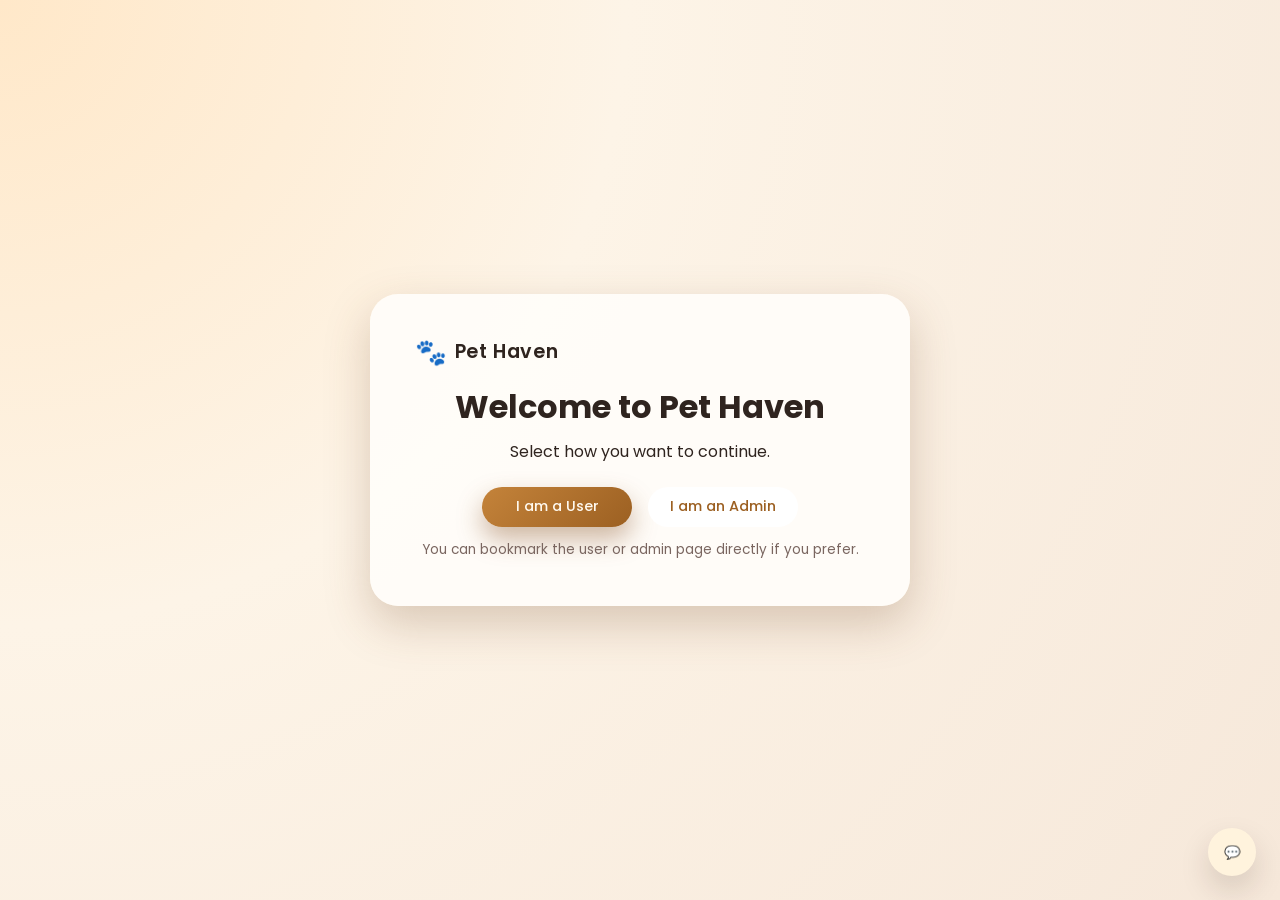
<file: index.html>
<!DOCTYPE html>
<html lang="en">
<head>
  <meta charset="UTF-8" />
  <title>Pet Haven | Welcome</title>
  <meta name="viewport" content="width=device-width, initial-scale=1.0" />
  <link href="https://fonts.googleapis.com/css2?family=Poppins:wght@300;400;500;600;700&display=swap" rel="stylesheet">
  <link rel="stylesheet" href="style.css" />
</head>
<body class="page-landing">
  <main class="landing-main">
    <section class="landing-card">
      <div class="logo-area">
        <span class="logo-paw">🐾</span>
        <span class="logo-text">Pet Haven</span>
      </div>
      <h1>Welcome to Pet Haven</h1>
      <p>Select how you want to continue.</p>
      <div class="role-actions">
        <a href="home.html" class="btn primary">I am a User</a>
        <a href="admin-login.html" class="btn inverted">I am an Admin</a>
      </div>
      <p class="role-note">You can bookmark the user or admin page directly if you prefer.</p>
    </section>
  </main>
  <script src="script.js" defer></script>
</body>
</html>
</file>
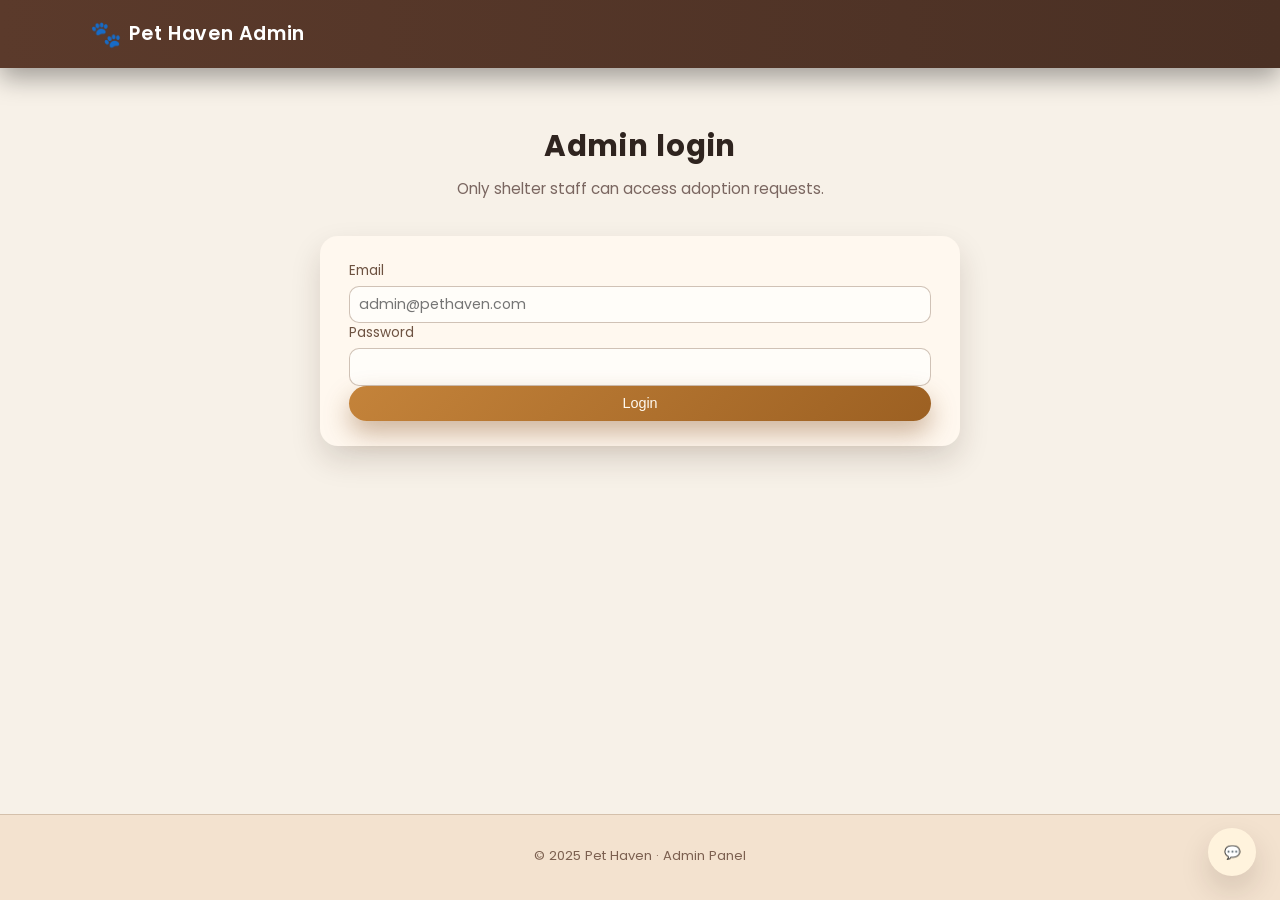
<file: admin-login.html>
<!DOCTYPE html>
<html lang="en">
<head>
  <meta charset="UTF-8" />
  <title>Admin Login | Pet Haven</title>
  <meta name="viewport" content="width=device-width, initial-scale=1.0" />
  <link href="https://fonts.googleapis.com/css2?family=Poppins:wght@300;400;500;600;700&display=swap" rel="stylesheet">
  <link rel="stylesheet" href="style.css" />
</head>

<body class="page-admin-login">
  <header class="site-header">
    <div class="logo-area">
      <span class="logo-paw">🐾</span>
      <span class="logo-text">Pet Haven Admin</span>
    </div>
  </header>

  <main>
    <section class="section">
      <div class="section-header">
        <h1>Admin login</h1>
        <p>Only shelter staff can access adoption requests.</p>
      </div>

      <div class="profile-card">
        <form id="adminLoginForm">
          <div class="form-group">
            <label for="adminEmail">Email</label>
            <input type="email" id="adminEmail" placeholder="admin@pethaven.com" required />
          </div>

          <div class="form-group">
            <label for="adminPassword">Password</label>
            <input type="password" id="adminPassword" required />
          </div>

          <button type="submit" class="btn primary full-width">Login</button>
        </form>
      </div>
    </section>
  </main>

  <footer class="site-footer">
    <p>© 2025 Pet Haven · Admin Panel</p>
  </footer>

  <script src="script.js" defer></script>
</body>
</html>
</file>
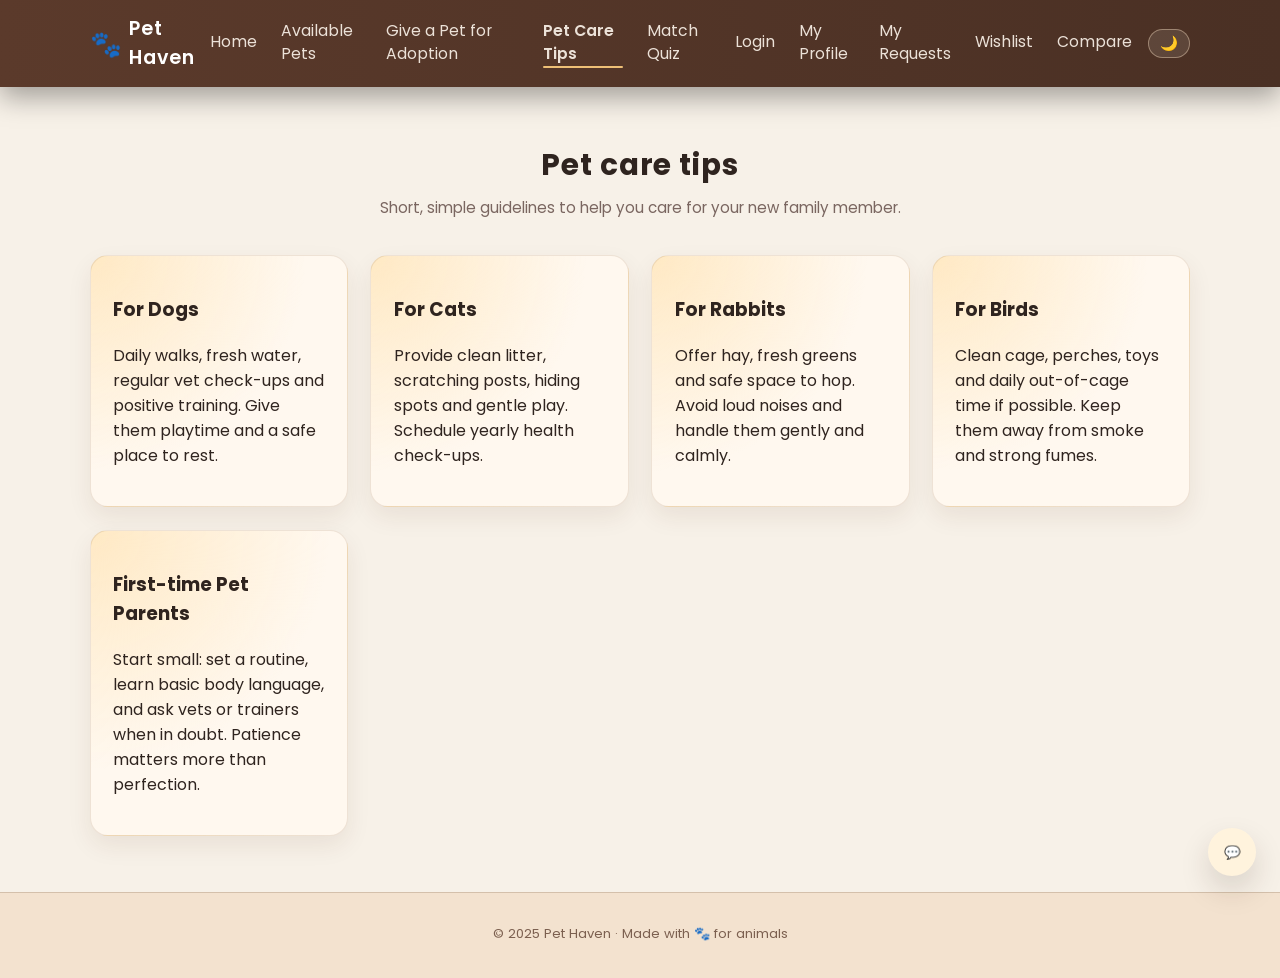
<file: care-tips.html>
<!DOCTYPE html>
<html lang="en">
<head>
  <meta charset="UTF-8" />
  <title>Pet Care Tips | Pet Haven</title>
  <meta name="viewport" content="width=device-width, initial-scale=1.0" />

  <link href="https://fonts.googleapis.com/css2?family=Poppins:wght@300;400;500;600;700&display=swap" rel="stylesheet">
  <link rel="stylesheet" href="style.css" />
</head>

<body>

  <!-- HEADER -->
  <header class="site-header">
    <div class="logo-area">
      <span class="logo-paw">🐾</span>
      <span class="logo-text">Pet Haven</span>
    </div>

    <nav class="nav-links">
      <a href="home.html">Home</a>
      <a href="pets.html">Available Pets</a>
      <a href="give-pet.html">Give a Pet for Adoption</a>
      <a href="care-tips.html" class="active">Pet Care Tips</a>
      <a href="match-quiz.html">Match Quiz</a>
      <a href="user-login.html">Login</a>
      <a href="user-profile.html">My Profile</a>
      <a href="user-requests.html">My Requests</a>
      <a href="wishlist.html">Wishlist</a>
      <a href="compare.html">Compare</a>
    </nav>

    <button class="theme-toggle" id="themeToggle" aria-label="Toggle dark mode">🌙</button>

    <button class="nav-toggle" aria-label="Toggle navigation">
      <span></span>
      <span></span>
      <span></span>
    </button>
  </header>

  <main>
    <section class="section">
      <div class="section-header">
        <h1>Pet care tips</h1>
        <p>Short, simple guidelines to help you care for your new family member.</p>
      </div>

      <div class="feature-grid">
        <article class="feature-card">
          <h3>For Dogs</h3>
          <p>Daily walks, fresh water, regular vet check-ups and positive training. Give them playtime and a safe place to rest.</p>
        </article>

        <article class="feature-card">
          <h3>For Cats</h3>
          <p>Provide clean litter, scratching posts, hiding spots and gentle play. Schedule yearly health check-ups.</p>
        </article>

        <article class="feature-card">
          <h3>For Rabbits</h3>
          <p>Offer hay, fresh greens and safe space to hop. Avoid loud noises and handle them gently and calmly.</p>
        </article>

        <article class="feature-card">
          <h3>For Birds</h3>
          <p>Clean cage, perches, toys and daily out-of-cage time if possible. Keep them away from smoke and strong fumes.</p>
        </article>

        <article class="feature-card">
          <h3>First-time Pet Parents</h3>
          <p>Start small: set a routine, learn basic body language, and ask vets or trainers when in doubt. Patience matters more than perfection.</p>
        </article>
      </div>
    </section>
  </main>

  <footer class="site-footer">
    <p>© 2025 Pet Haven · Made with 🐾 for animals</p>
  </footer>

  <script src="script.js" defer></script>
</body>
</html>
</file>
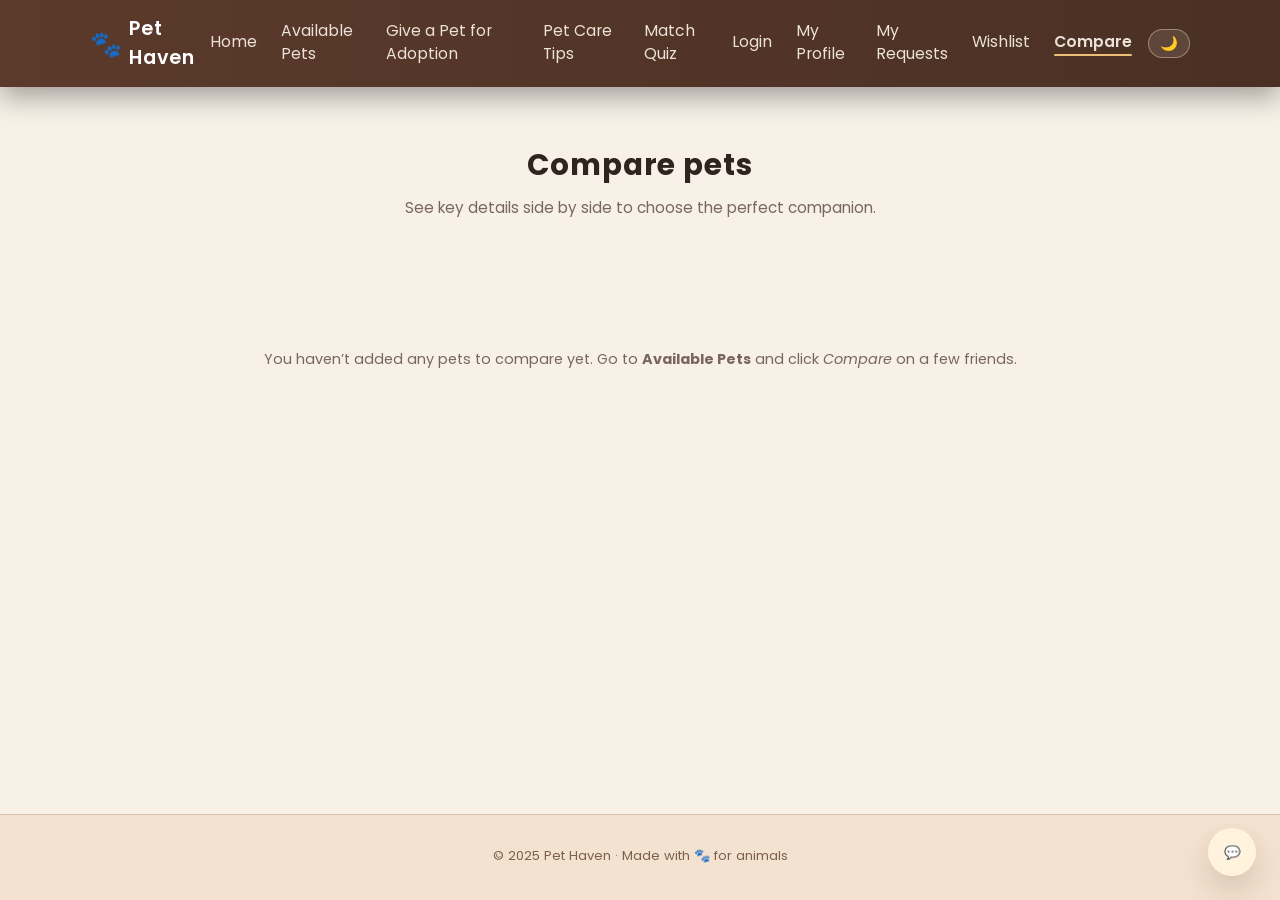
<file: compare.html>
<!DOCTYPE html>
<html lang="en">
<head>
  <meta charset="UTF-8" />
  <title>Compare Pets | Pet Haven</title>
  <meta name="viewport" content="width=device-width, initial-scale=1.0" />
  <link href="https://fonts.googleapis.com/css2?family=Poppins:wght@300;400;500;600;700&display=swap" rel="stylesheet">
  <link rel="stylesheet" href="style.css" />
</head>

<body class="page-compare">
  <!-- HEADER -->
  <header class="site-header">
    <div class="logo-area">
      <span class="logo-paw">🐾</span>
      <span class="logo-text">Pet Haven</span>
    </div>

    <nav class="nav-links">
      <a href="home.html">Home</a>
      <a href="pets.html">Available Pets</a>
      <a href="give-pet.html">Give a Pet for Adoption</a>
      <a href="care-tips.html">Pet Care Tips</a>
      <a href="match-quiz.html">Match Quiz</a>
      <a href="user-login.html">Login</a>
      <a href="user-profile.html">My Profile</a>
      <a href="user-requests.html">My Requests</a>
      <a href="wishlist.html">Wishlist</a>
      <a href="compare.html" class="active">Compare</a>
    </nav>

    <button class="theme-toggle" id="themeToggle" aria-label="Toggle dark mode">🌙</button>

    <button class="nav-toggle" aria-label="Toggle navigation">
      <span></span>
      <span></span>
      <span></span>
    </button>
  </header>

  
  <main>
    <section class="section pets-hero">
      <div class="section-header">
        <h1>Compare pets</h1>
        <p>See key details side by side to choose the perfect companion.</p>
      </div>
    </section>

    <section class="section">
      <div id="compareTableContainer"></div>
      <p class="no-results" id="compareEmpty" hidden>
        You haven’t added any pets to compare yet. Go to <strong>Available Pets</strong> and click <em>Compare</em> on a few friends.
      </p>
    </section>
  </main>


  <footer class="site-footer">
    <p>© 2025 Pet Haven · Made with 🐾 for animals</p>
  </footer>

  <script src="script.js" defer></script>
</body>
</html>
</file>
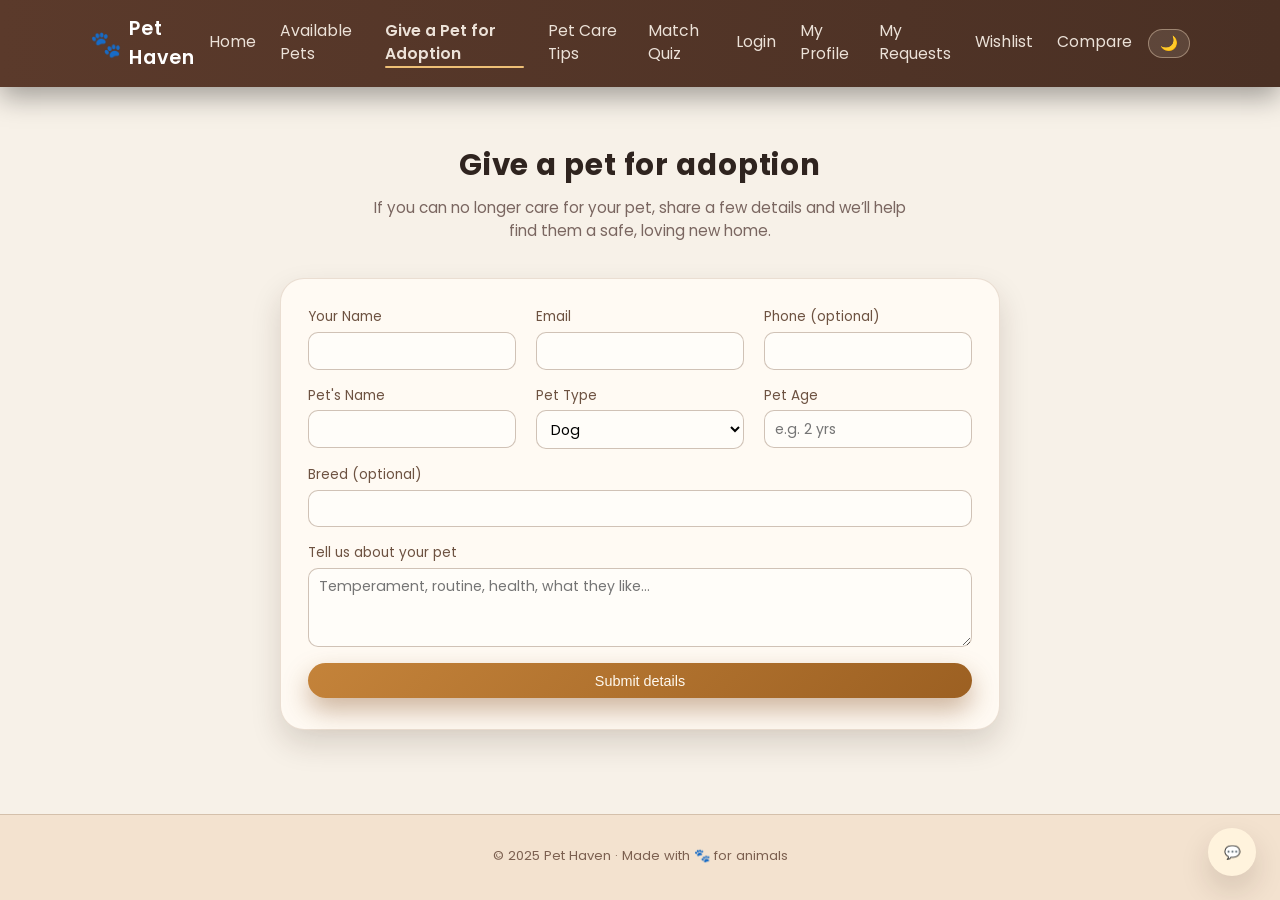
<file: give-pet.html>
<!DOCTYPE html>
<html lang="en">
<head>
  <meta charset="UTF-8" />
  <title>Give a Pet for Adoption | Pet Haven</title>
  <meta name="viewport" content="width=device-width, initial-scale=1.0" />

  <link href="https://fonts.googleapis.com/css2?family=Poppins:wght@300;400;500;600;700&display=swap" rel="stylesheet">
  <link rel="stylesheet" href="style.css" />
</head>

<body>

  <!-- HEADER -->
  <header class="site-header">
    <div class="logo-area">
      <span class="logo-paw">🐾</span>
      <span class="logo-text">Pet Haven</span>
    </div>

    <nav class="nav-links">
      <a href="home.html">Home</a>
      <a href="pets.html">Available Pets</a>
      <a href="give-pet.html" class="active">Give a Pet for Adoption</a>
      <a href="care-tips.html">Pet Care Tips</a>
      <a href="match-quiz.html">Match Quiz</a>
      <a href="user-login.html">Login</a>
      <a href="user-profile.html">My Profile</a>
      <a href="user-requests.html">My Requests</a>
      <a href="wishlist.html">Wishlist</a>
      <a href="compare.html">Compare</a>
    </nav>

    <button class="theme-toggle" id="themeToggle" aria-label="Toggle dark mode">🌙</button>

    <button class="nav-toggle" aria-label="Toggle navigation">
      <span></span>
      <span></span>
      <span></span>
    </button>
  </header>

  <main>
    <section class="section">
      <div class="section-header narrow">
        <h1>Give a pet for adoption</h1>
        <p>
          If you can no longer care for your pet, share a few details and we’ll help
          find them a safe, loving new home.
        </p>
      </div>

      <div class="card form-card">
        <form id="givePetForm" class="form-layout">
          <div class="form-group">
            <label for="ownerName">Your Name</label>
            <input type="text" id="ownerName" required />
          </div>

          <div class="form-group">
            <label for="ownerEmail">Email</label>
            <input type="email" id="ownerEmail" required />
          </div>

          <div class="form-group">
            <label for="ownerPhone">Phone (optional)</label>
            <input type="tel" id="ownerPhone" />
          </div>

          <div class="form-group">
            <label for="petName">Pet's Name</label>
            <input type="text" id="petName" />
          </div>

          <div class="form-group">
            <label for="petType">Pet Type</label>
            <select id="petType">
              <option>Dog</option>
              <option>Cat</option>
              <option>Rabbit</option>
              <option>Bird</option>
              <option>Other</option>
            </select>
          </div>

          <div class="form-group">
            <label for="petAge">Pet Age</label>
            <input type="text" id="petAge" placeholder="e.g. 2 yrs" />
          </div>

          <div class="form-group full-width">
            <label for="petBreed">Breed (optional)</label>
            <input type="text" id="petBreed" />
          </div>

          <div class="form-group full-width">
            <label for="petStory">Tell us about your pet</label>
            <textarea id="petStory" rows="3" placeholder="Temperament, routine, health, what they like..."></textarea>
          </div>

          <div class="form-group full-width">
            <button type="submit" class="btn primary full-width">
              Submit details
            </button>
          </div>
        </form>
      </div>
    </section>

    <div class="toast" id="givePetSuccess">
      Thank you! Your pet's details have been recorded. 💛
    </div>
  </main>

  <footer class="site-footer">
    <p>© 2025 Pet Haven · Made with 🐾 for animals</p>
  </footer>

  <script src="script.js" defer></script>
</body>
</html>
</file>
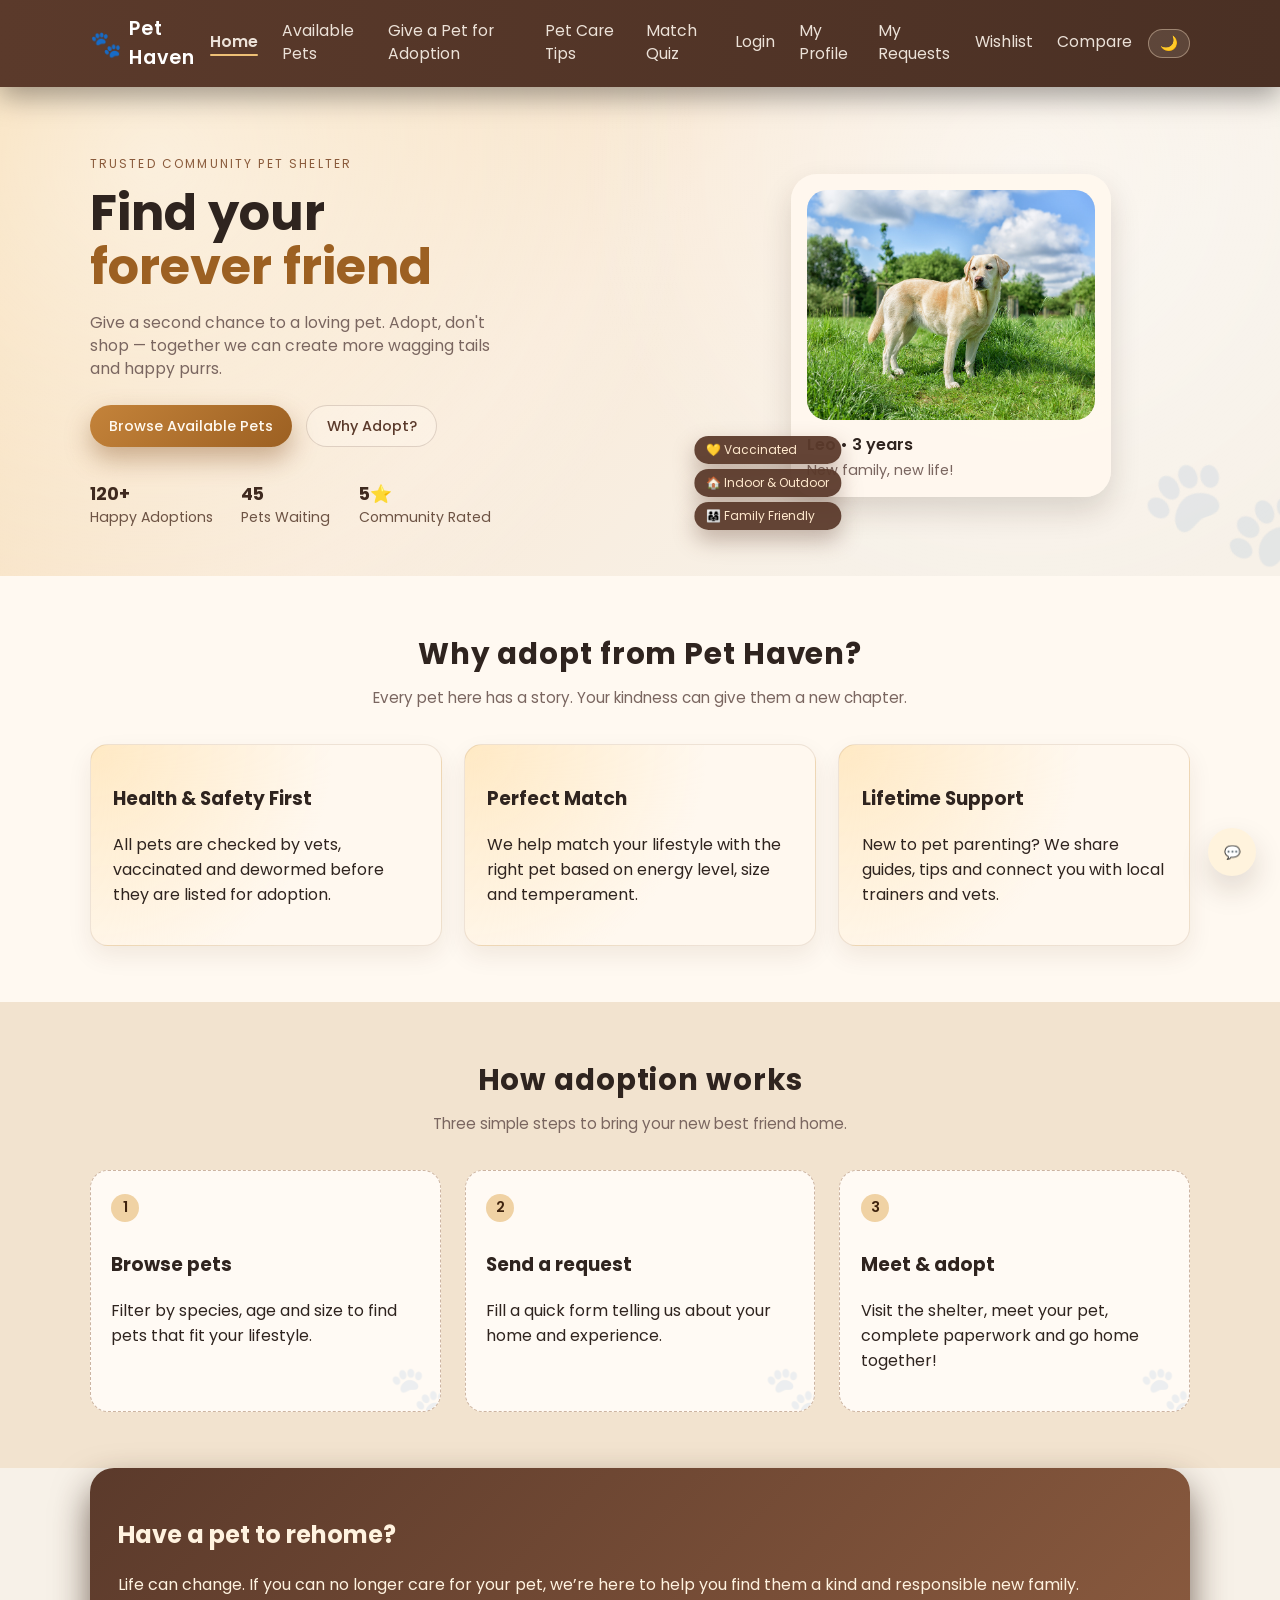
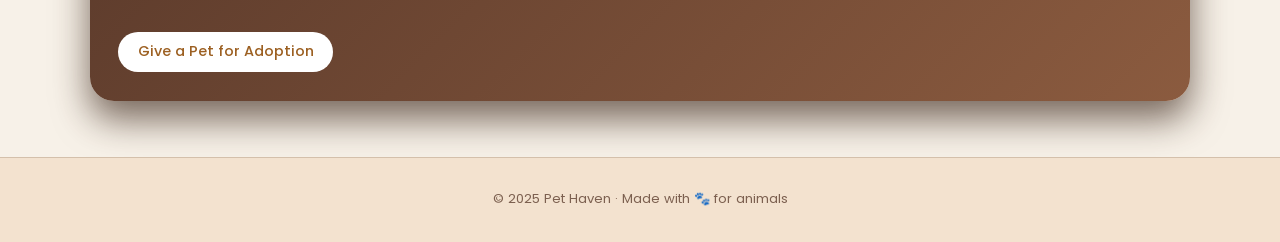
<file: home.html>
<!DOCTYPE html>
<html lang="en">
<head>
  <meta charset="UTF-8" />
  <title>Pet Haven | Adopt a Friend</title>
  <meta name="viewport" content="width=device-width, initial-scale=1.0" />

  <!-- Fonts -->
  <link href="https://fonts.googleapis.com/css2?family=Poppins:wght@300;400;500;600;700&display=swap" rel="stylesheet">

  <!-- Styles -->
  <link rel="stylesheet" href="style.css" />
</head>

<body class="page-home">

  <!-- Header -->
  <header class="site-header">
    <div class="logo-area">
      <span class="logo-paw">🐾</span>
      <span class="logo-text">Pet Haven</span>
    </div>

    <nav class="nav-links">
      <a href="home.html" class="active">Home</a>
      <a href="pets.html">Available Pets</a>
      <a href="give-pet.html">Give a Pet for Adoption</a>
      <a href="care-tips.html">Pet Care Tips</a>
      <a href="match-quiz.html">Match Quiz</a>
      <a href="user-login.html">Login</a>
      <a href="user-profile.html">My Profile</a>
      <a href="user-requests.html">My Requests</a>
      <a href="wishlist.html">Wishlist</a>
      <a href="compare.html">Compare</a>
    </nav>

    <button class="theme-toggle" id="themeToggle" aria-label="Toggle dark mode">🌙</button>

    <button class="nav-toggle" aria-label="Toggle navigation">
      <span></span>
      <span></span>
      <span></span>
    </button>
  </header>

  <main>

    <!-- Hero Section -->
    <section class="hero">
      <div class="hero-content">
        <p class="hero-kicker">Trusted Community Pet Shelter</p>

        <h1>
          Find your<br>
          <span>forever friend</span>
        </h1>

        <p class="hero-subtitle">
          Give a second chance to a loving pet. Adopt, don't shop — together we can
          create more wagging tails and happy purrs.
        </p>

        <div class="hero-actions">
          <a href="pets.html" class="btn primary">Browse Available Pets</a>
          <a href="#why-adopt" class="btn ghost">Why Adopt?</a>
        </div>

        <div class="hero-stats">
          <div>
            <strong>120+</strong>
            <span>Happy Adoptions</span>
          </div>
          <div>
            <strong>45</strong>
            <span>Pets Waiting</span>
          </div>
          <div>
            <strong>5⭐</strong>
            <span>Community Rated</span>
          </div>
        </div>
      </div>

      <!-- Random Pet Hero -->
      <div class="hero-visual">
        <div class="hero-pet-card">
          <img id="hero-img" src="" alt="Pet">
          <div class="hero-pet-info">
            <p class="pet-name" id="hero-name"></p>
            <p class="pet-tagline" id="hero-tag"></p>
          </div>
        </div>

        <div class="paw-badges">
          <span>💛 Vaccinated</span>
          <span>🏠 Indoor & Outdoor</span>
          <span>👨‍👩‍👧 Family Friendly</span>
        </div>
      </div>
    </section>

    <!-- Why Adopt Section -->
    <section id="why-adopt" class="section light">
      <div class="section-header">
        <h2>Why adopt from Pet Haven?</h2>
        <p>Every pet here has a story. Your kindness can give them a new chapter.</p>
      </div>

      <div class="feature-grid">
        <article class="feature-card">
          <h3>Health & Safety First</h3>
          <p>All pets are checked by vets, vaccinated and dewormed before they are
            listed for adoption.</p>
        </article>

        <article class="feature-card">
          <h3>Perfect Match</h3>
          <p>We help match your lifestyle with the right pet based on energy level,
            size and temperament.</p>
        </article>

        <article class="feature-card">
          <h3>Lifetime Support</h3>
          <p>New to pet parenting? We share guides, tips and connect you with local
            trainers and vets.</p>
        </article>
      </div>
    </section>

    <!-- Steps Section -->
    <section class="section steps">
      <div class="section-header">
        <h2>How adoption works</h2>
        <p>Three simple steps to bring your new best friend home.</p>
      </div>

      <div class="steps-grid">
        <div class="step">
          <span class="step-number">1</span>
          <h3>Browse pets</h3>
          <p>Filter by species, age and size to find pets that fit your lifestyle.</p>
        </div>

        <div class="step">
          <span class="step-number">2</span>
          <h3>Send a request</h3>
          <p>Fill a quick form telling us about your home and experience.</p>
        </div>

        <div class="step">
          <span class="step-number">3</span>
          <h3>Meet & adopt</h3>
          <p>Visit the shelter, meet your pet, complete paperwork and go home together!</p>
        </div>
      </div>
    </section>

    <!-- Highlight Section -->
    <section class="section highlight">
      <div class="highlight-inner">
        <div>
          <h2>Have a pet to rehome?</h2>
          <p>
            Life can change. If you can no longer care for your pet, we’re here to
            help you find them a kind and responsible new family.
          </p>
        </div>

        <a href="give-pet.html" class="btn inverted">Give a Pet for Adoption</a>
      </div>
    </section>

  </main>

  <!-- Footer -->
  
  <!-- Role selection modal -->
  <div class="role-modal-backdrop" id="roleModal" aria-hidden="true">
    <div class="role-modal">
      <h2>Welcome to Pet Haven</h2>
      <p>Please tell us how you want to continue.</p>
      <div class="role-actions">
        <button class="btn primary" id="roleUserBtn">I am a User</button>
        <button class="btn inverted" id="roleAdminBtn">I am an Admin</button>
      </div>
      <p class="role-note">You can always come back to this page and choose again.</p>
    </div>
  </div>

<footer class="site-footer">
    <p>© 2025 Pet Haven · Made with 🐾 for animals</p>
  </footer>

  <script src="script.js" defer></script>
</body>
</html>
</file>
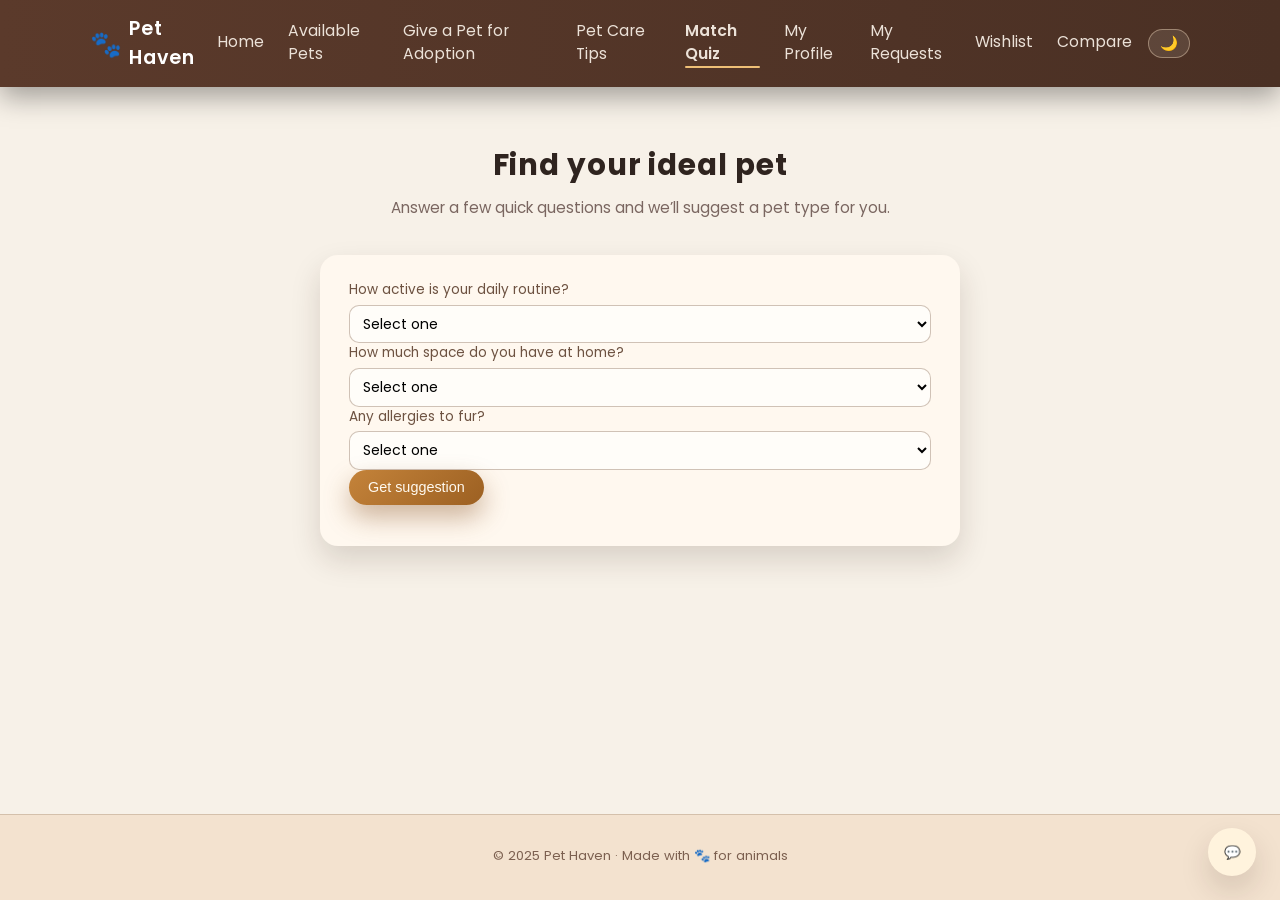
<file: match-quiz.html>
<!DOCTYPE html>
<html lang="en">
<head>
  <meta charset="UTF-8" />
  <title>Match Quiz | Pet Haven</title>
  <meta name="viewport" content="width=device-width, initial-scale=1.0" />
  <link href="https://fonts.googleapis.com/css2?family=Poppins:wght@300;400;500;600;700&display=swap" rel="stylesheet">
  <link rel="stylesheet" href="style.css" />
</head>

<body class="page-quiz">
  <!-- HEADER -->
  <header class="site-header">
    <div class="logo-area">
      <span class="logo-paw">🐾</span>
      <span class="logo-text">Pet Haven</span>
    </div>

    <nav class="nav-links">
      <a href="home.html">Home</a>
      <a href="pets.html">Available Pets</a>
      <a href="give-pet.html">Give a Pet for Adoption</a>
      <a href="care-tips.html">Pet Care Tips</a>
      <a href="match-quiz.html" class="active">Match Quiz</a>
      <a href="user-profile.html">My Profile</a>
      <a href="user-requests.html">My Requests</a>
      <a href="wishlist.html">Wishlist</a>
      <a href="compare.html">Compare</a>
    </nav>

    <button class="theme-toggle" id="themeToggle" aria-label="Toggle dark mode">🌙</button>

    <button class="nav-toggle" aria-label="Toggle navigation">
      <span></span>
      <span></span>
      <span></span>
    </button>
  </header>

  <main>
    <section class="section">
      <div class="section-header">
        <h1>Find your ideal pet</h1>
        <p>Answer a few quick questions and we’ll suggest a pet type for you.</p>
      </div>

      <div class="quiz-card">
        <form id="quizForm">
          <div class="form-group">
            <label>How active is your daily routine?</label>
            <select id="quizActivity" required>
              <option value="">Select one</option>
              <option value="high">Very active, I love going out</option>
              <option value="medium">Moderately active</option>
              <option value="low">Mostly at home / calm</option>
            </select>
          </div>

          <div class="form-group">
            <label>How much space do you have at home?</label>
            <select id="quizSpace" required>
              <option value="">Select one</option>
              <option value="large">Large house / independent</option>
              <option value="medium">Apartment with some space</option>
              <option value="small">Small room / shared space</option>
            </select>
          </div>

          <div class="form-group">
            <label>Any allergies to fur?</label>
            <select id="quizAllergy" required>
              <option value="">Select one</option>
              <option value="no">No allergies</option>
              <option value="mild">Mild dust / fur allergy</option>
              <option value="yes">Strong allergies</option>
            </select>
          </div>

          <button type="submit" class="btn primary">Get suggestion</button>
        </form>

        <div id="quizResult" class="quiz-result" style="margin-top:1rem;"></div>
      </div>
    </section>
  </main>

  <footer class="site-footer">
    <p>© 2025 Pet Haven · Made with 🐾 for animals</p>
  </footer>

  <script src="script.js" defer></script>
</body>
</html>
</file>
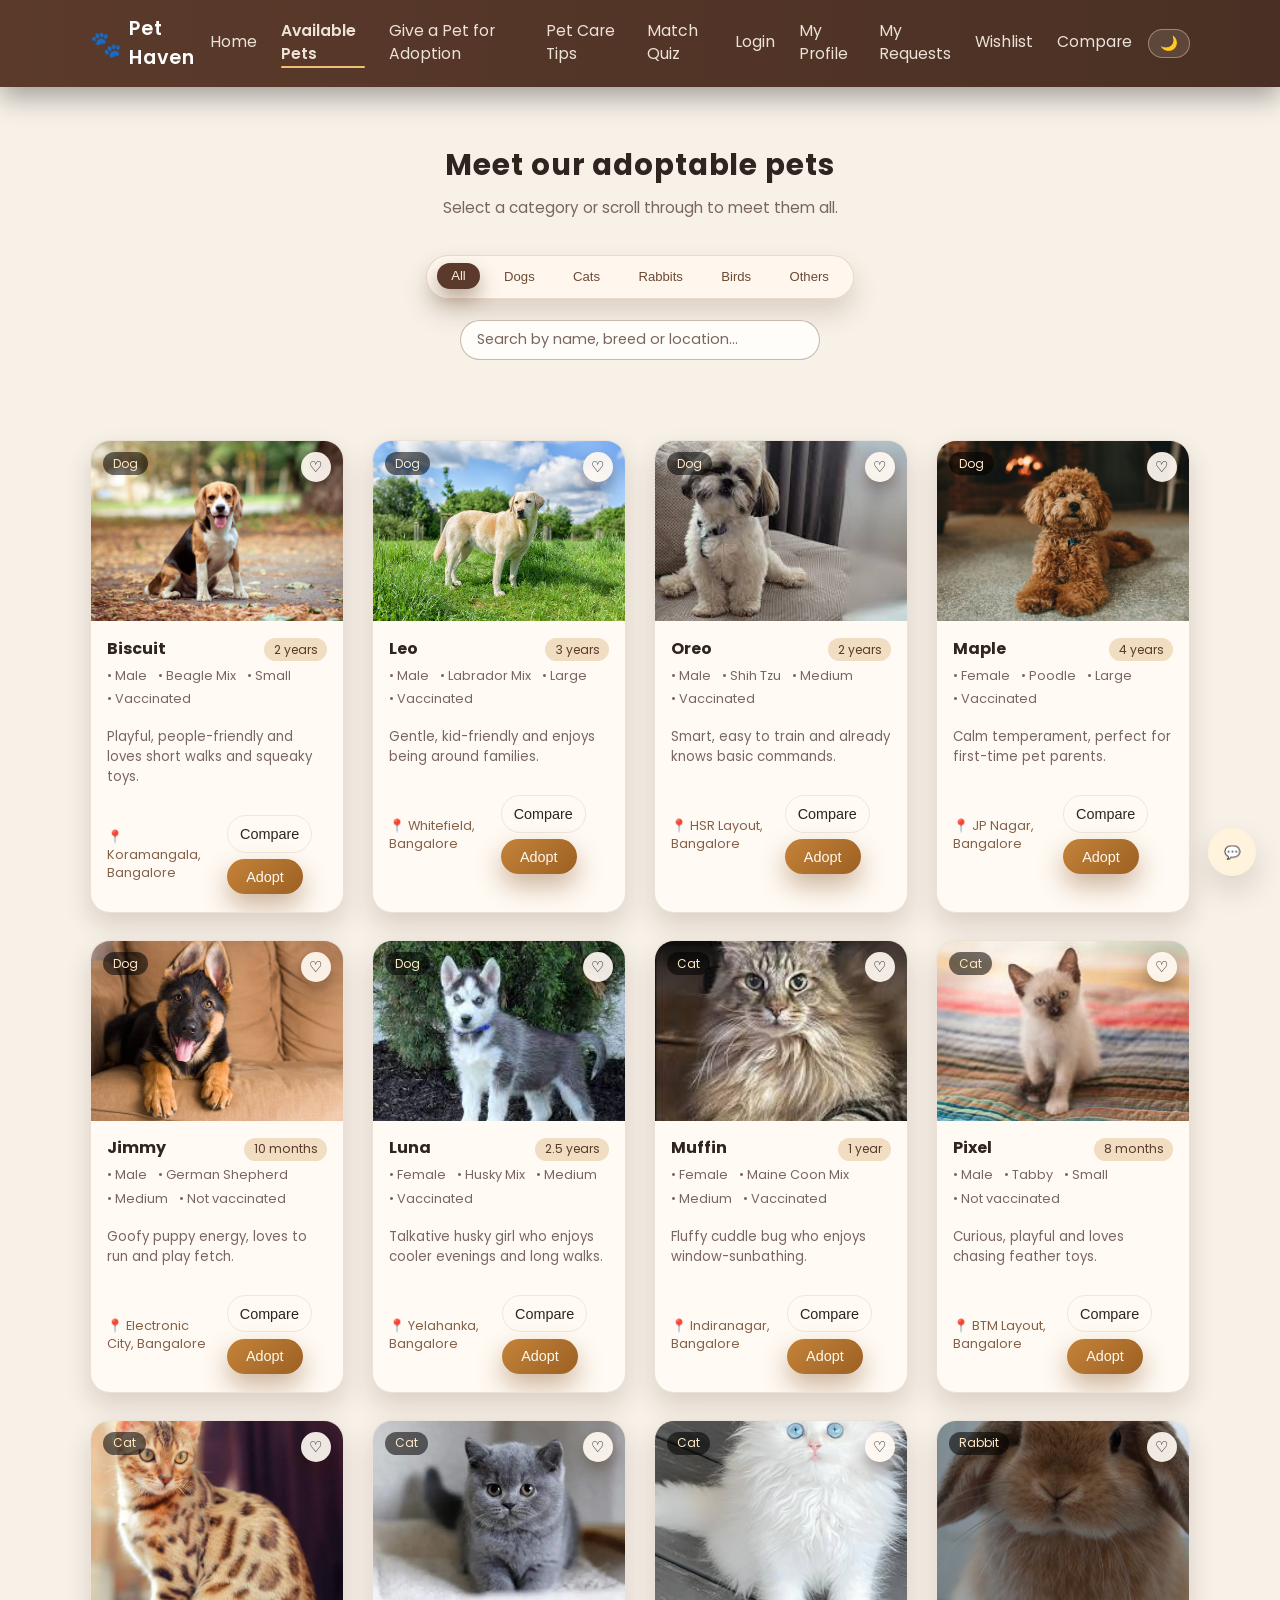
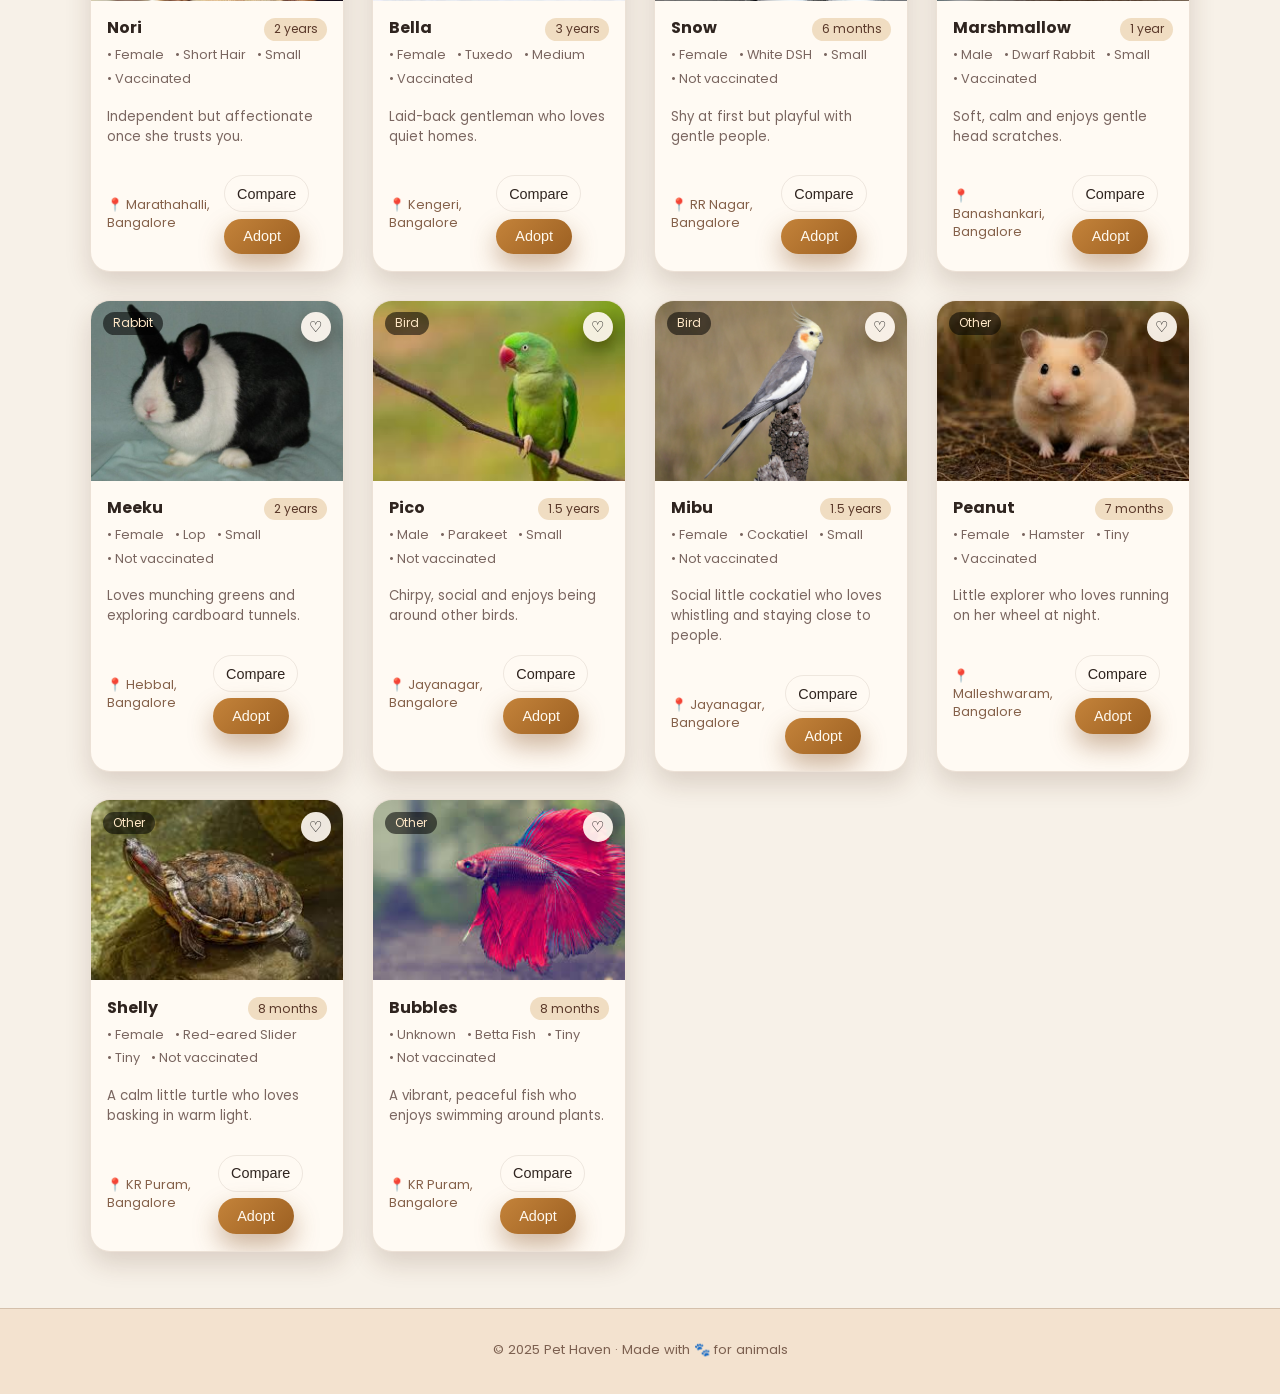
<file: pets.html>
<!DOCTYPE html>
<html lang="en">
<head>
  <meta charset="UTF-8" />
  <title>Available Pets | Pet Haven</title>
  <meta name="viewport" content="width=device-width, initial-scale=1.0" />

  <link href="https://fonts.googleapis.com/css2?family=Poppins:wght@300;400;500;600;700&display=swap" rel="stylesheet">
  <link rel="stylesheet" href="style.css" />
</head>

<body>

  <!-- HEADER -->
  <header class="site-header">
    <div class="logo-area">
      <span class="logo-paw">🐾</span>
      <span class="logo-text">Pet Haven</span>
    </div>

    <nav class="nav-links">
      <a href="home.html">Home</a>
      <a href="pets.html" class="active">Available Pets</a>
      <a href="give-pet.html">Give a Pet for Adoption</a>
      <a href="care-tips.html">Pet Care Tips</a>
      <a href="match-quiz.html">Match Quiz</a>
      <a href="user-login.html">Login</a>
      <a href="user-profile.html">My Profile</a>
      <a href="user-requests.html">My Requests</a>
      <a href="wishlist.html">Wishlist</a>
      <a href="compare.html">Compare</a>
    </nav>

    <button class="theme-toggle" id="themeToggle" aria-label="Toggle dark mode">🌙</button>

    <button class="nav-toggle" aria-label="Toggle navigation">
      <span></span>
      <span></span>
      <span></span>
    </button>
  </header>

  <!-- MAIN CONTENT -->
  <main>

    <!-- HERO FILTER SECTION -->
    <section class="section pets-hero">
      <div class="section-header">
        <h1>Meet our adoptable pets</h1>
        <p>Select a category or scroll through to meet them all.</p>
      </div>

      <div class="pets-filters">
        <div class="filter-buttons">
          <button class="chip active" data-filter="All">All</button>
          <button class="chip" data-filter="Dog">Dogs</button>
          <button class="chip" data-filter="Cat">Cats</button>
          <button class="chip" data-filter="Rabbit">Rabbits</button>
          <button class="chip" data-filter="Bird">Birds</button>
          <button class="chip" data-filter="Other">Others</button>
        </div>
      </div>

      <div class="pets-search">
        <input
          type="text"
          id="petSearch"
          placeholder="Search by name, breed or location..."
          aria-label="Search pets"
        />
      </div>
    </section>

    <!-- PET CARDS SECTION -->
    <section class="section">
      <div class="pets-grid">
        <!-- Cards will be injected by script.js -->
      </div>

      <p class="no-results" id="noResults" hidden>
        No pets found in this category or search.
      </p>
    </section>

    <!-- ADOPTION MODAL -->
    <div class="modal-backdrop" id="adoptModal" aria-hidden="true">
      <div class="modal">
        <button class="modal-close" type="button" aria-label="Close" onclick="closeAdoptModal()">×</button>

        <h2>
          Request to adopt <span id="modalPetName"></span>
        </h2>

        <p class="modal-subtitle">
          Tell us a little about yourself so we can make sure it's a good match.
        </p>

        <form id="adoptForm" class="modal-form">
          <div class="form-group full-width">
            <label for="adopterName">Your Name</label>
            <input type="text" id="adopterName" required />
          </div>

          <div class="form-group full-width">
            <label for="adopterEmail">Email</label>
            <input type="email" id="adopterEmail" required />
          </div>

          <div class="form-group full-width">
            <label for="adopterReason">Why do you want to adopt this pet?</label>
            <textarea id="adopterReason" rows="3" required></textarea>
          </div>

          <button type="submit" class="btn primary full-width">Submit Request</button>
        </form>
      </div>
    </div>

    <!-- TOAST MESSAGE -->
    <div class="toast" id="adoptSuccess">
      Request sent! Our team will get in touch with you soon. 🐾
    </div>

  </main>

  <!-- FOOTER -->
  <footer class="site-footer">
    <p>© 2025 Pet Haven · Made with 🐾 for animals</p>
  </footer>

  <script src="script.js" defer></script>
</body>
</html>
</file>
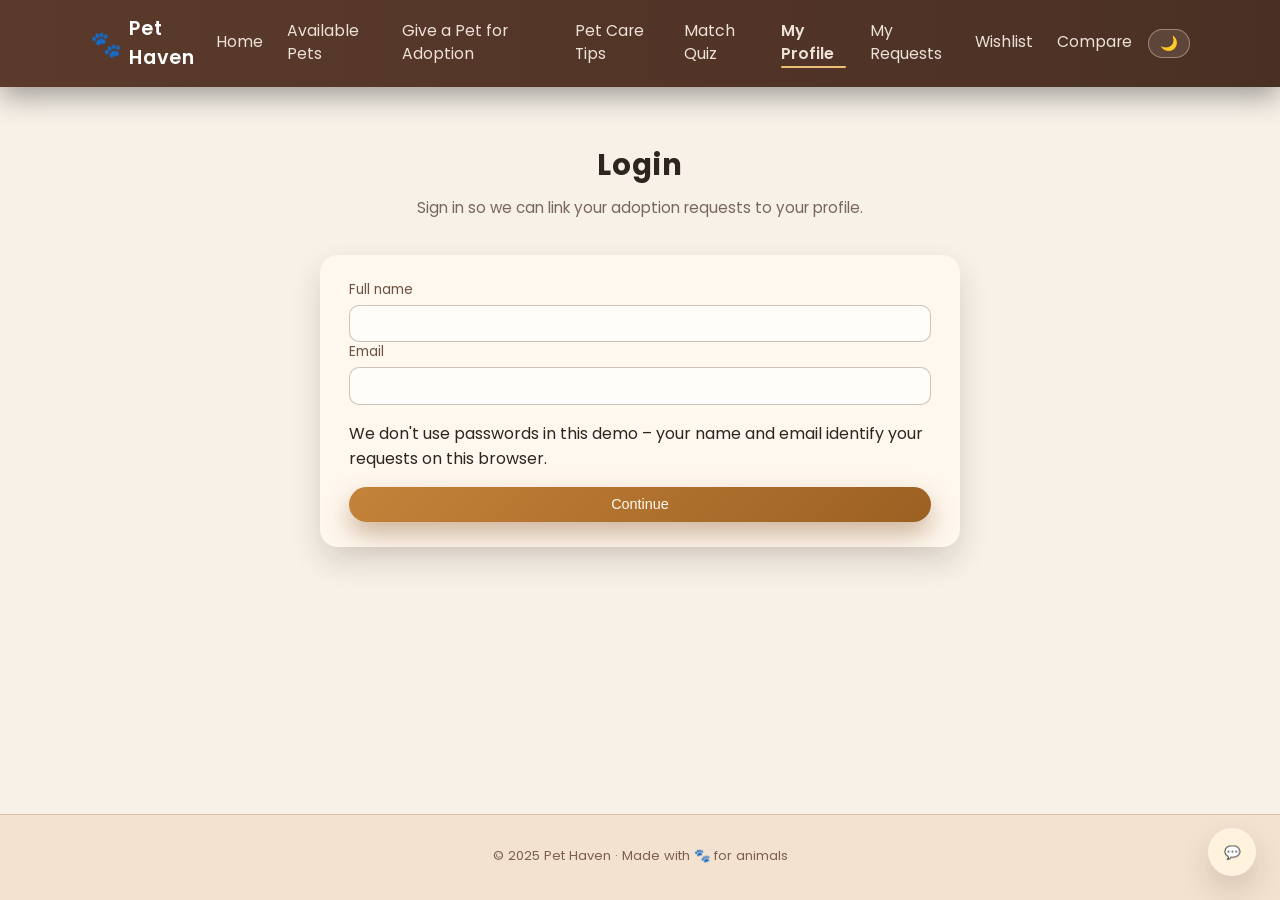
<file: user-login.html>
<!DOCTYPE html>
<html lang="en">
<head>
  <meta charset="UTF-8" />
  <title>Login | Pet Haven</title>
  <meta name="viewport" content="width=device-width, initial-scale=1.0" />
  <link href="https://fonts.googleapis.com/css2?family=Poppins:wght@300;400;500;600;700&display=swap" rel="stylesheet">
  <link rel="stylesheet" href="style.css" />
</head>

<body class="page-login">
  <!-- HEADER -->
  <header class="site-header">
    <div class="logo-area">
      <span class="logo-paw">🐾</span>
      <span class="logo-text">Pet Haven</span>
    </div>

    <nav class="nav-links">
      <a href="home.html">Home</a>
      <a href="pets.html">Available Pets</a>
      <a href="give-pet.html">Give a Pet for Adoption</a>
      <a href="care-tips.html">Pet Care Tips</a>
      <a href="match-quiz.html">Match Quiz</a>
      <a href="user-profile.html" class="active">My Profile</a>
      <a href="user-requests.html">My Requests</a>
      <a href="wishlist.html">Wishlist</a>
      <a href="compare.html">Compare</a>
    </nav>

    <button class="theme-toggle" id="themeToggle" aria-label="Toggle dark mode">🌙</button>

    <button class="nav-toggle" aria-label="Toggle navigation">
      <span></span>
      <span></span>
      <span></span>
    </button>
  </header>

  
  <main>
    <section class="section">
      <div class="section-header">
        <h1>Login</h1>
        <p>Sign in so we can link your adoption requests to your profile.</p>
      </div>

      <div class="profile-card">
        <form id="loginForm">
          <div class="form-group">
            <label for="loginName">Full name</label>
            <input type="text" id="loginName" required />
          </div>

          <div class="form-group">
            <label for="loginEmail">Email</label>
            <input type="email" id="loginEmail" required />
          </div>

          <p class="form-helper-text">
            We don't use passwords in this demo – your name and email identify your requests on this browser.
          </p>

          <button type="submit" class="btn primary full-width">Continue</button>
        </form>
      </div>
    </section>
  </main>


  <footer class="site-footer">
    <p>© 2025 Pet Haven · Made with 🐾 for animals</p>
  </footer>

  <script src="script.js" defer></script>
</body>
</html>
</file>
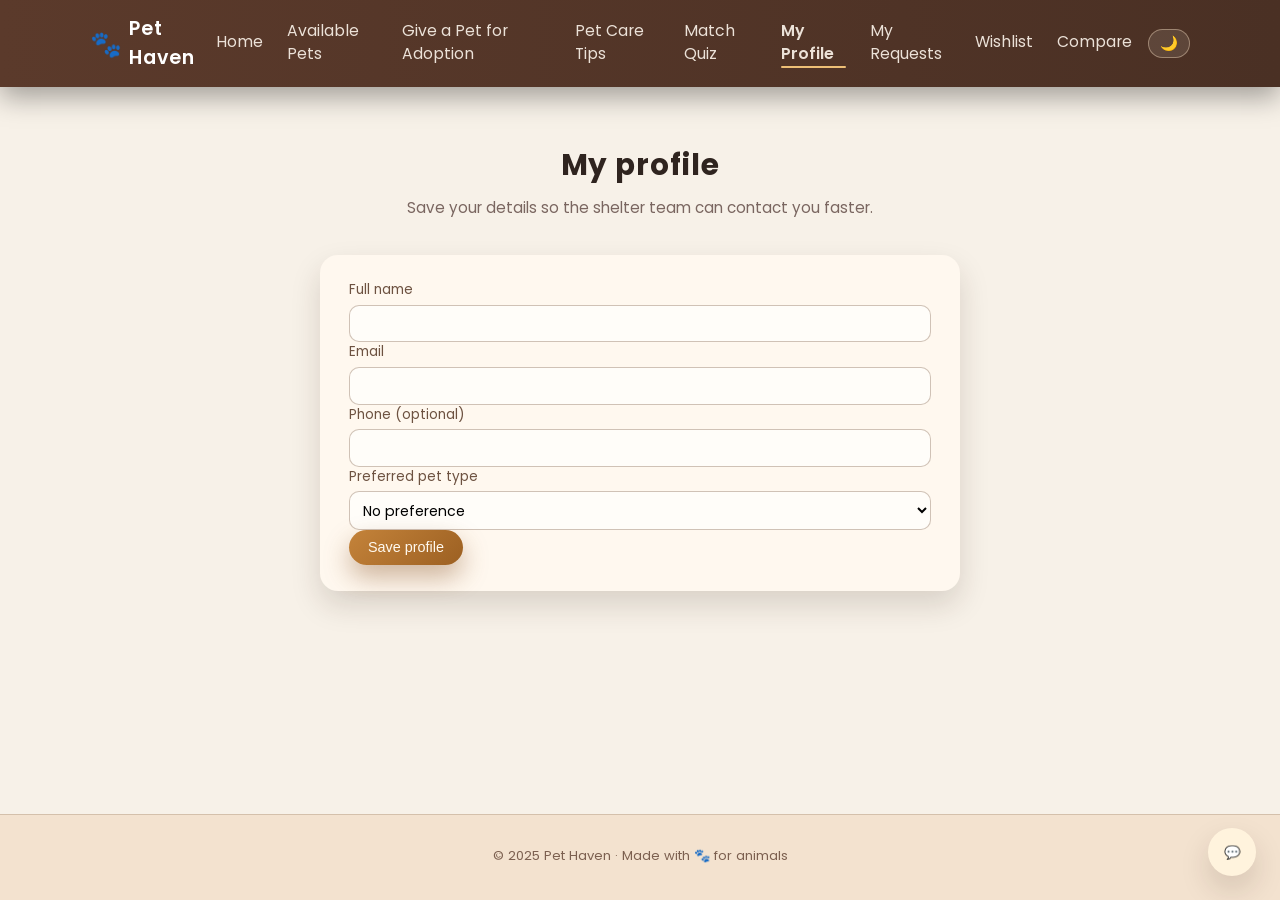
<file: user-profile.html>
<!DOCTYPE html>
<html lang="en">
<head>
  <meta charset="UTF-8" />
  <title>My Profile | Pet Haven</title>
  <meta name="viewport" content="width=device-width, initial-scale=1.0" />
  <link href="https://fonts.googleapis.com/css2?family=Poppins:wght@300;400;500;600;700&display=swap" rel="stylesheet">
  <link rel="stylesheet" href="style.css" />
</head>

<body class="page-profile">
  <!-- HEADER -->
  <header class="site-header">
    <div class="logo-area">
      <span class="logo-paw">🐾</span>
      <span class="logo-text">Pet Haven</span>
    </div>

    <nav class="nav-links">
      <a href="home.html">Home</a>
      <a href="pets.html">Available Pets</a>
      <a href="give-pet.html">Give a Pet for Adoption</a>
      <a href="care-tips.html">Pet Care Tips</a>
      <a href="match-quiz.html">Match Quiz</a>
      <a href="user-profile.html" class="active">My Profile</a>
      <a href="user-requests.html">My Requests</a>
      <a href="wishlist.html">Wishlist</a>
      <a href="compare.html">Compare</a>
    </nav>

    <button class="theme-toggle" id="themeToggle" aria-label="Toggle dark mode">🌙</button>

    <button class="nav-toggle" aria-label="Toggle navigation">
      <span></span>
      <span></span>
      <span></span>
    </button>
  </header>

  <main>
    <section class="section">
      <div class="section-header">
        <h1>My profile</h1>
        <p>Save your details so the shelter team can contact you faster.</p>
      </div>

      <div class="profile-card">
        <form id="profileForm">
          <div class="form-group">
            <label for="profileName">Full name</label>
            <input type="text" id="profileName" required />
          </div>

          <div class="form-group">
            <label for="profileEmail">Email</label>
            <input type="email" id="profileEmail" required />
          </div>

          <div class="form-group">
            <label for="profilePhone">Phone (optional)</label>
            <input type="tel" id="profilePhone" />
          </div>

          <div class="form-group">
            <label for="profilePref">Preferred pet type</label>
            <select id="profilePref">
              <option value="">No preference</option>
              <option value="Dog">Dogs</option>
              <option value="Cat">Cats</option>
              <option value="Rabbit">Rabbits</option>
              <option value="Bird">Birds</option>
              <option value="Other">Others</option>
            </select>
          </div>

          <button type="submit" class="btn primary">Save profile</button>
        </form>
      </div>
    </section>
  </main>

  <footer class="site-footer">
    <p>© 2025 Pet Haven · Made with 🐾 for animals</p>
  </footer>

  <script src="script.js" defer></script>
</body>
</html>
</file>
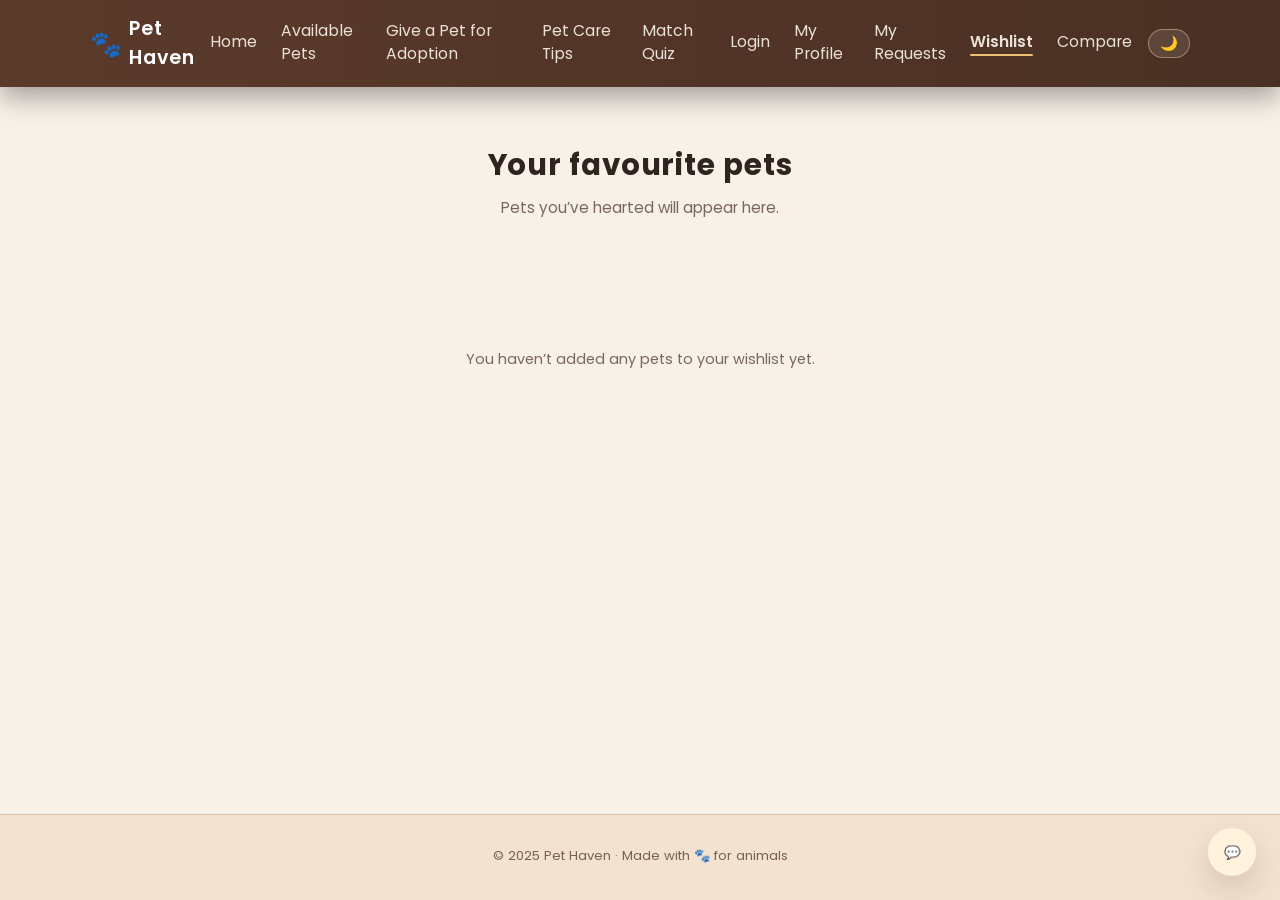
<file: wishlist.html>
<!DOCTYPE html>
<html lang="en">
<head>
  <meta charset="UTF-8" />
  <title>Wishlist | Pet Haven</title>
  <meta name="viewport" content="width=device-width, initial-scale=1.0" />
  <link href="https://fonts.googleapis.com/css2?family=Poppins:wght@300;400;500;600;700&display=swap" rel="stylesheet">
  <link rel="stylesheet" href="style.css" />
</head>

<body class="page-wishlist">
  <!-- HEADER -->
  <header class="site-header">
    <div class="logo-area">
      <span class="logo-paw">🐾</span>
      <span class="logo-text">Pet Haven</span>
    </div>

    <nav class="nav-links">
      <a href="home.html">Home</a>
      <a href="pets.html">Available Pets</a>
      <a href="give-pet.html">Give a Pet for Adoption</a>
      <a href="care-tips.html">Pet Care Tips</a>
      <a href="match-quiz.html">Match Quiz</a>
      <a href="user-login.html">Login</a>
      <a href="user-profile.html">My Profile</a>
      <a href="user-requests.html">My Requests</a>
      <a href="wishlist.html" class="active">Wishlist</a>
      <a href="compare.html">Compare</a>
    </nav>

    <button class="theme-toggle" id="themeToggle" aria-label="Toggle dark mode">🌙</button>

    <button class="nav-toggle" aria-label="Toggle navigation">
      <span></span>
      <span></span>
      <span></span>
    </button>
  </header>

  <main>
    <section class="section pets-hero">
      <div class="section-header">
        <h1>Your favourite pets</h1>
        <p>Pets you’ve hearted will appear here.</p>
      </div>
    </section>

    <section class="section">
      <div class="pets-grid">
        <!-- Cards injected by script.js (favorites only) -->
      </div>
      <p class="no-results" id="noResults" hidden>
        You haven’t added any pets to your wishlist yet.
      </p>
    </section>
  </main>

  <footer class="site-footer">
    <p>© 2025 Pet Haven · Made with 🐾 for animals</p>
  </footer>

  <script src="script.js" defer></script>
</body>
</html>
</file>
<file: style.css>
:root {
  --bg-body: #f7f1e8;
  --bg-header: #5b3a2b;
  --bg-card: #fff8ef;
  --bg-chip: #f0dfc8;
  --accent: #c4833a;
  --accent-dark: #9c6022;
  --text-main: #2f241f;
  --text-muted: #7a6660;
  --border-soft: rgba(91, 58, 43, 0.1);
  --shadow-soft: 0 14px 30px rgba(49, 27, 16, 0.15);
  --radius-lg: 18px;
  --radius-md: 12px;
  --transition-fast: 0.22s ease;
}

body.dark-mode {
  --bg-body: #1b1410;
  --bg-header: #2b1912;
  --bg-card: #261813;
  --bg-chip: #3a251a;
  --accent: #f2a852;
  --accent-dark: #e58428;
  --text-main: #f3e0d0;
  --text-muted: #c2a898;
}

/* Reset & base */

*,
*::before,
*::after {
  box-sizing: border-box;
}

html,
body {
  margin: 0;
  padding: 0;
}

body {
  font-family: "Poppins", system-ui, -apple-system, BlinkMacSystemFont, "Segoe UI",
    sans-serif;
  background: var(--bg-body);
  color: var(--text-main);
  min-height: 100vh;
  display: flex;
  flex-direction: column;
}

/* Header */

.site-header {
  position: sticky;
  top: 0;
  z-index: 20;
  background: linear-gradient(90deg, var(--bg-header), #4a3024);
  color: #fff;
  padding: 0.9rem 7vw;
  display: flex;
  align-items: center;
  justify-content: space-between;
  box-shadow: 0 10px 26px rgba(0, 0, 0, 0.35);
}

.logo-area {
  display: flex;
  align-items: center;
  gap: 0.45rem;
  font-weight: 600;
  letter-spacing: 0.04em;
}

.logo-paw {
  font-size: 1.6rem;
  transform: translateY(1px);
}

.logo-text {
  font-size: 1.2rem;
}

.nav-links {
  display: flex;
  align-items: center;
  gap: 1.5rem;
  font-size: 0.98rem;
}

.nav-links a {
  color: #fdf5ec;
  text-decoration: none;
  position: relative;
  padding-bottom: 0.2rem;
  font-weight: 400;
  opacity: 0.9;
  transition: color var(--transition-fast), opacity var(--transition-fast);
}

.nav-links a::after {
  content: "";
  position: absolute;
  left: 0;
  bottom: 0;
  height: 2px;
  width: 0;
  background: #ffcf7f;
  border-radius: 999px;
  transition: width var(--transition-fast);
}

.nav-links a:hover {
  opacity: 1;
}

.nav-links a:hover::after,
.nav-links a.active::after {
  width: 100%;
}

.nav-links a.active {
  font-weight: 600;
}

.nav-toggle {
  display: none;
  background: transparent;
  border: none;
  cursor: pointer;
  padding: 0.15rem;
}

.nav-toggle span {
  display: block;
  width: 22px;
  height: 2px;
  background: #ffe9c9;
  border-radius: 999px;
  margin: 4px 0;
}

.theme-toggle {
  margin-left: 1rem;
  background: rgba(255, 249, 241, 0.1);
  border-radius: 999px;
  border: 1px solid rgba(255, 230, 200, 0.4);
  padding: 0.3rem 0.7rem;
  cursor: pointer;
  font-size: 0.9rem;
  color: #ffe9c9;
}

/* Layout */

main {
  flex: 1;
}

.section {
  padding: 3.5rem 7vw;
}

.section.light {
  background: #fff9f1;
}

body.dark-mode .section.light {
  background: #211712;
}

.section-header {
  text-align: center;
  max-width: 640px;
  margin: 0 auto 2.2rem;
}

.section-header.narrow {
  max-width: 540px;
}

.section-header h2,
.section-header h1 {
  margin: 0;
  font-size: clamp(1.7rem, 2.3vw, 2rem);
  letter-spacing: 0.03em;
}

.section-header p {
  margin-top: 0.6rem;
  color: var(--text-muted);
  font-size: 0.95rem;
}

/* Hero */

.hero {
  display: grid;
  grid-template-columns: minmax(0, 3fr) minmax(0, 2.5fr);
  align-items: center;
  gap: 3rem;
  padding: 3.5rem 7vw 3rem;
  background:
    radial-gradient(circle at 12% 15%, rgba(255, 255, 255, 0.55) 0, transparent 45%),
    radial-gradient(circle at 80% 18%, rgba(255, 255, 255, 0.45) 0, transparent 40%),
    linear-gradient(135deg, #f6d6a4, #f9ebda 45%, #f7f1e8 75%);
  position: relative;
  overflow: hidden;
}

body.dark-mode .hero {
  background:
    radial-gradient(circle at 12% 15%, rgba(255, 255, 255, 0.08) 0, transparent 45%),
    radial-gradient(circle at 80% 18%, rgba(255, 255, 255, 0.06) 0, transparent 40%),
    linear-gradient(135deg, #3a2419, #251710 45%, #1b1410 75%);
}

.hero::after {
  content: "🐾";
  position: absolute;
  font-size: 8rem;
  opacity: 0.08;
  right: -1.5rem;
  bottom: -2rem;
  transform: rotate(-20deg);
}

.hero-content {
  position: relative;
  z-index: 1;
}

.hero-kicker {
  text-transform: uppercase;
  font-size: 0.75rem;
  letter-spacing: 0.18em;
  color: #8a5b3c;
  margin-bottom: 0.8rem;
}

.hero h1 {
  font-size: clamp(2.4rem, 4vw, 3.1rem);
  line-height: 1.1;
  margin: 0;
}

.hero h1 span {
  color: var(--accent-dark);
}

.hero-subtitle {
  margin-top: 1rem;
  font-size: 0.98rem;
  max-width: 420px;
  color: var(--text-muted);
}

.hero-actions {
  display: flex;
  flex-wrap: wrap;
  gap: 0.9rem;
  margin-top: 1.6rem;
}

.hero-stats {
  display: flex;
  flex-wrap: wrap;
  gap: 1.8rem;
  margin-top: 2.1rem;
  font-size: 0.88rem;
  color: #6d5344;
}

body.dark-mode .hero-stats {
  color: #e8c9ae;
}

.hero-stats strong {
  display: block;
  font-size: 1.1rem;
  color: #3f2a1f;
}

body.dark-mode .hero-stats strong {
  color: #ffe0b1;
}

.hero-visual {
  position: relative;
  z-index: 1;
  display: grid;
  place-items: center;
}

.hero-pet-card {
  background: rgba(255, 248, 239, 0.96);
  border-radius: 26px;
  padding: 1rem;
  box-shadow: var(--shadow-soft);
  max-width: 320px;
}

body.dark-mode .hero-pet-card {
  background: rgba(35, 22, 16, 0.96);
}

.hero-pet-card img {
  width: 100%;
  border-radius: 20px;
  display: block;
  object-fit: cover;
  height: 230px;
}

.hero-pet-info {
  margin-top: 0.75rem;
}

.hero-pet-info .pet-name {
  font-weight: 600;
  margin: 0;
}

.hero-pet-info .pet-tagline {
  margin: 0.2rem 0 0;
  font-size: 0.9rem;
  color: var(--text-muted);
}

.paw-badges {
  position: absolute;
  inset: auto auto 0 0;
  transform: translate(-12%, 35%);
  display: flex;
  flex-direction: column;
  gap: 0.35rem;
}

.paw-badges span {
  background: rgba(91, 58, 43, 0.94);
  color: #ffe9cd;
  border-radius: 999px;
  padding: 0.3rem 0.75rem;
  font-size: 0.75rem;
  box-shadow: 0 10px 22px rgba(91, 58, 43, 0.35);
}

/* Buttons */

.btn {
  display: inline-flex;
  align-items: center;
  justify-content: center;
  gap: 0.35rem;
  padding: 0.6rem 1.2rem;
  border-radius: 999px;
  border: none;
  cursor: pointer;
  font-size: 0.9rem;
  font-weight: 500;
  text-decoration: none;
  transition: transform var(--transition-fast), box-shadow var(--transition-fast),
    background var(--transition-fast), color var(--transition-fast), opacity 0.2s;
}

.btn.primary {
  background: linear-gradient(135deg, var(--accent), var(--accent-dark));
  color: #fff9ef;
  box-shadow: 0 12px 26px rgba(130, 74, 27, 0.4);
}

.btn.primary:hover {
  transform: translateY(-1px);
  box-shadow: 0 16px 28px rgba(130, 74, 27, 0.55);
}

.btn.ghost {
  background: rgba(255, 249, 241, 0.35);
  color: #5b3a2b;
  border: 1px solid rgba(91, 58, 43, 0.18);
}

.btn.ghost:hover {
  background: rgba(255, 249, 241, 0.7);
}

.btn.inverted {
  background: #fff;
  color: var(--accent-dark);
}

.btn.inverted:hover {
  background: #ffe8c5;
}

.btn.full-width {
  width: 100%;
}

/* Feature cards */

.feature-grid {
  display: grid;
  grid-template-columns: repeat(auto-fit, minmax(220px, 1fr));
  gap: 1.4rem;
}

.feature-card {
  background: radial-gradient(circle at 0 0, #ffe9c4, transparent 60%),
    var(--bg-card);
  border-radius: var(--radius-lg);
  padding: 1.3rem 1.4rem 1.4rem;
  box-shadow: 0 10px 24px rgba(73, 36, 14, 0.08);
  border: 1px solid rgba(137, 95, 60, 0.14);
}

body.dark-mode .feature-card {
  background: radial-gradient(circle at 0 0, #3b2518, transparent 60%),
    #241711;
  border-color: rgba(255, 225, 180, 0.1);
}

/* Steps */

.steps {
  background: #f2e3cf;
}

body.dark-mode .steps {
  background: #21140f;
}

.steps-grid {
  display: grid;
  grid-template-columns: repeat(auto-fit, minmax(220px, 1fr));
  gap: 1.5rem;
  margin-top: 1.5rem;
}

.step {
  background: #fffaf4;
  border-radius: var(--radius-lg);
  padding: 1.4rem 1.3rem;
  border: 1px dashed rgba(143, 97, 63, 0.45);
  position: relative;
  overflow: hidden;
}

body.dark-mode .step {
  background: #271811;
  border-color: rgba(250, 210, 170, 0.4);
}

.step::after {
  content: "🐾";
  position: absolute;
  font-size: 3rem;
  opacity: 0.08;
  right: -0.6rem;
  bottom: -1rem;
}

.step-number {
  display: inline-flex;
  align-items: center;
  justify-content: center;
  width: 28px;
  height: 28px;
  border-radius: 50%;
  background: #f0d2a4;
  color: #3f230e;
  font-size: 0.9rem;
  font-weight: 600;
  margin-bottom: 0.6rem;
}

/* Highlight */

.highlight {
  padding-top: 0;
}

.highlight-inner {
  background: linear-gradient(135deg, #5b3a2b, #8b5b3f);
  border-radius: 24px;
  padding: 1.8rem 1.8rem;
  color: #fff3e0;
  display: flex;
  flex-wrap: wrap;
  align-items: center;
  justify-content: space-between;
  gap: 1.2rem;
  box-shadow: 0 18px 36px rgba(50, 29, 17, 0.65);
}

body.dark-mode .highlight-inner {
  background: linear-gradient(135deg, #3c2317, #5b3521);
}

/* Pets page */

.pets-hero {
  padding-bottom: 1.5rem;
}

.pets-filters {
  display: flex;
  justify-content: center;
}

.filter-buttons {
  display: inline-flex;
  flex-wrap: wrap;
  gap: 0.6rem;
  background: rgba(255, 248, 239, 0.9);
  padding: 0.5rem 0.6rem;
  border-radius: 999px;
  border: 1px solid rgba(155, 112, 79, 0.22);
  box-shadow: 0 14px 26px rgba(98, 60, 33, 0.18);
}

body.dark-mode .filter-buttons {
  background: rgba(41, 26, 18, 0.9);
  border-color: rgba(240, 200, 150, 0.2);
}

.chip {
  border-radius: 999px;
  border: none;
  padding: 0.35rem 0.9rem;
  font-size: 0.82rem;
  background: transparent;
  cursor: pointer;
  color: #6b4a35;
  transition: background var(--transition-fast), box-shadow var(--transition-fast),
    transform var(--transition-fast), color var(--transition-fast);
}

body.dark-mode .chip {
  color: #f3d4b9;
}

.chip.active,
.chip:hover {
  background: #5b3a2b;
  color: #ffeeda;
  box-shadow: 0 10px 20px rgba(73, 39, 18, 0.4);
  transform: translateY(-1px);
}

.pets-search {
  margin-top: 1.3rem;
  display: flex;
  justify-content: center;
}

#petSearch {
  max-width: 360px;
  width: 100%;
  border-radius: 999px;
  border: 1px solid rgba(120, 84, 59, 0.4);
  padding: 0.55rem 1rem;
  font-family: inherit;
  font-size: 0.9rem;
  background: #fffdf9;
  outline: none;
}

body.dark-mode #petSearch {
  background: #241711;
  color: #f5e0cf;
  border-color: rgba(240, 210, 170, 0.3);
}

#petSearch::placeholder {
  color: var(--text-muted);
}

.pets-grid {
  display: grid;
  grid-template-columns: repeat(auto-fit, minmax(240px, 1fr));
  gap: 1.7rem;
  justify-content: center;
}

.pet-card {
  background: #fffaf3;
  border-radius: 20px;
  overflow: hidden;
  box-shadow: 0 12px 26px rgba(72, 40, 20, 0.16);
  border: 1px solid rgba(139, 96, 63, 0.16);
  display: flex;
  flex-direction: column;
  max-width: 340px;
  margin: 0 auto;
}

body.dark-mode .pet-card {
  background: #281a13;
  border-color: rgba(245, 214, 180, 0.18);
}

.pet-image-wrapper {
  position: relative;
  overflow: hidden;
}

.pet-image-wrapper img {
  width: 100%;
  height: 180px;
  object-fit: cover;
  object-position: center;
  display: block;
  transition: transform 0.5s ease;
}

.pet-tag {
  position: absolute;
  left: 0.8rem;
  top: 0.7rem;
  background: rgba(0, 0, 0, 0.55);
  color: #ffe8c7;
  font-size: 0.75rem;
  padding: 0.15rem 0.6rem;
  border-radius: 999px;
}

.fav-btn {
  position: absolute;
  right: 0.8rem;
  top: 0.7rem;
  width: 30px;
  height: 30px;
  border-radius: 50%;
  border: none;
  cursor: pointer;
  background: rgba(255, 249, 241, 0.92);
  box-shadow: 0 8px 18px rgba(40, 18, 8, 0.4);
  display: flex;
  align-items: center;
  justify-content: center;
  font-size: 0.95rem;
}

.fav-btn.active {
  background: #fbd3a0;
}

.pet-card:hover .pet-image-wrapper img {
  transform: scale(1.06);
}

.pet-body {
  padding: 0.9rem 1rem 1.1rem;
  display: flex;
  flex-direction: column;
  gap: 0.35rem;
  flex: 1;
}

.pet-name-row {
  display: flex;
  justify-content: space-between;
  align-items: baseline;
  gap: 0.5rem;
}

.pet-name-row h3 {
  margin: 0;
  font-size: 1rem;
}

.pet-badge {
  font-size: 0.76rem;
  padding: 0.15rem 0.6rem;
  border-radius: 999px;
  background: #f0ddc2;
  color: #5b3a2b;
}

.pet-meta {
  display: flex;
  flex-wrap: wrap;
  gap: 0.35rem 0.7rem;
  font-size: 0.8rem;
  color: var(--text-muted);
}

.pet-meta span::before {
  content: "• ";
}

.pet-description {
  font-size: 0.83rem;
  color: var(--text-muted);
}

.pet-footer {
  margin-top: 0.6rem;
  display: flex;
  justify-content: space-between;
  align-items: center;
  gap: 0.6rem;
}

.pet-location {
  font-size: 0.8rem;
  color: #85614a;
}

.no-results {
  text-align: center;
  color: var(--text-muted);
  font-size: 0.9rem;
}

/* Adoption tracking */

#adoption-tracking {
  border-top: 1px solid var(--border-soft);
}

.adoption-list {
  max-width: 640px;
  margin: 0 auto;
  display: flex;
  flex-direction: column;
  gap: 0.8rem;
}

.adoption-item {
  background: var(--bg-card);
  border-radius: var(--radius-md);
  padding: 0.8rem 1rem;
  border: 1px solid rgba(139, 96, 63, 0.2);
  display: flex;
  justify-content: space-between;
  align-items: center;
  font-size: 0.85rem;
}

body.dark-mode .adoption-item {
  border-color: rgba(245, 214, 180, 0.2);
}

.adoption-meta {
  display: flex;
  flex-direction: column;
}

.adoption-meta strong {
  font-size: 0.9rem;
}

.adoption-meta span {
  color: var(--text-muted);
}

.adoption-status {
  padding: 0.2rem 0.7rem;
  border-radius: 999px;
  font-size: 0.78rem;
  background: #e5f6ea;
  color: #2c5f3c;
}


.adoption-status--pending {
  background: #fff4ce;
  color: #7a5b00;
}

.adoption-status--approved {
  background: #e5f6ea;
  color: #2c5f3c;
}

.adoption-status--rejected {
  background: #fde2e1;
  color: #8a1c1c;
}

body.dark-mode .adoption-status--pending {
  background: #4a3a12;
  color: #ffe9a3;
}

body.dark-mode .adoption-status--approved {
  background: #254129;
  color: #c1f1cf;
}

body.dark-mode .adoption-status--rejected {
  background: #4b1919;
  color: #ffd0cf;
}

.adoption-main {
  display: flex;
  justify-content: space-between;
  align-items: flex-start;
  gap: 0.75rem;
}

.adoption-details {
  margin-top: 0.4rem;
  font-size: 0.8rem;
  color: var(--text-muted);
}

.adoption-details p {
  margin: 0.15rem 0;
}

.adoption-item .adoption-slip-btn {
  margin-top: 0.5rem;
  font-size: 0.8rem;
  padding: 0.4rem 0.9rem;
}

.adoption-status--pending {
  background: #fff4ce;
  color: #7a5b00;
}

.adoption-status--approved {
  background: #e5f6ea;
  color: #2c5f3c;
}

.adoption-status--rejected {
  background: #fde2e1;
  color: #8a1c1c;
}

body.dark-mode .adoption-status--pending {
  background: #4a3a12;
  color: #ffe9a3;
}

body.dark-mode .adoption-status--approved {
  background: #254129;
  color: #c1f1cf;
}

body.dark-mode .adoption-status--rejected {
  background: #4b1919;
  color: #ffd0cf;
}

.adoption-main {
  display: flex;
  justify-content: space-between;
  align-items: flex-start;
  gap: 0.75rem;
}

.adoption-details {
  margin-top: 0.4rem;
  font-size: 0.8rem;
  color: var(--text-muted);
}

.adoption-details p {
  margin: 0.15rem 0;
}

.adoption-item .adoption-slip-btn {
  margin-top: 0.5rem;
  font-size: 0.8rem;
  padding: 0.4rem 0.9rem;
}
body.dark-mode .adoption-status {
  background: #254129;
  color: #c1f1cf;
}

.adoption-empty {
  text-align: center;
  color: var(--text-muted);
  font-size: 0.88rem;
}

/* Forms */

.card.form-card {
  max-width: 720px;
  margin: 0 auto;
  background: #fffaf3;
  border-radius: 24px;
  padding: 1.8rem 1.7rem 1.9rem;
  box-shadow: var(--shadow-soft);
  border: 1px solid rgba(139, 96, 63, 0.18);
}

body.dark-mode .card.form-card {
  background: #271812;
  border-color: rgba(245, 214, 180, 0.2);
}

.form-layout {
  display: grid;
  grid-template-columns: repeat(3, minmax(0, 1fr));
  gap: 1rem 1.3rem;
}

.form-group {
  display: flex;
  flex-direction: column;
  gap: 0.3rem;
  font-size: 0.85rem;
}

.form-group.full-width {
  grid-column: 1 / -1;
}

label {
  color: #6d5241;
}

body.dark-mode label {
  color: #f0d3b9;
}

input,
select,
textarea {
  border-radius: 10px;
  border: 1px solid rgba(120, 84, 59, 0.35);
  padding: 0.45rem 0.6rem;
  font-family: inherit;
  font-size: 0.88rem;
  background: #fffdf9;
  outline: none;
  transition: border var(--transition-fast), box-shadow var(--transition-fast),
    background 0.18s ease;
}

body.dark-mode input,
body.dark-mode select,
body.dark-mode textarea {
  background: #241711;
  border-color: rgba(245, 214, 180, 0.35);
  color: #f5e2d0;
}

input:focus,
select:focus,
textarea:focus {
  border-color: var(--accent);
  box-shadow: 0 0 0 1px rgba(201, 131, 58, 0.35);
  background: #fffaf2;
}

/* Modal */

.modal-backdrop {
  position: fixed;
  inset: 0;
  background: rgba(22, 11, 4, 0.55);
  display: flex;
  align-items: center;
  justify-content: center;
  padding: 1.5rem;
  opacity: 0;
  visibility: hidden;
  transition: opacity 0.22s ease, visibility 0.22s ease;
  z-index: 40;
}

.modal-backdrop.open {
  opacity: 1;
  visibility: visible;
}

.modal {
  background: #fffaf3;
  border-radius: 22px;
  max-width: 420px;
  width: 100%;
  padding: 1.6rem 1.5rem 1.4rem;
  box-shadow: 0 18px 40px rgba(24, 10, 4, 0.72);
  position: relative;
  border: 1px solid rgba(135, 92, 58, 0.35);
}

body.dark-mode .modal {
  background: #291811;
  border-color: rgba(245, 214, 180, 0.35);
}

.modal h2 {
  margin: 0;
  font-size: 1.25rem;
}

.modal-subtitle {
  margin-top: 0.45rem;
  font-size: 0.85rem;
  color: var(--text-muted);
}

.modal-form {
  margin-top: 1.1rem;
}

.modal-close {
  position: absolute;
  right: 0.8rem;
  top: 0.7rem;
  border-radius: 999px;
  border: none;
  width: 26px;
  height: 26px;
  cursor: pointer;
  background: rgba(255, 250, 244, 0.9);
  box-shadow: 0 4px 12px rgba(48, 20, 6, 0.35);
}

/* Toast */

.toast {
  position: fixed;
  left: 50%;
  bottom: 1.6rem;
  transform: translateX(-50%) translateY(120%);
  background: #2c5f3c;
  color: #e6ffec;
  padding: 0.75rem 1.2rem;
  border-radius: 999px;
  font-size: 0.9rem;
  box-shadow: 0 16px 30px rgba(10, 35, 15, 0.55);
  opacity: 0;
  pointer-events: none;
  transition: transform 0.28s ease, opacity 0.28s ease;
  z-index: 50;
}

.toast.show {
  transform: translateX(-50%) translateY(0);
  opacity: 1;
}

/* Paw trail */

.paw-trail {
  position: fixed;
  pointer-events: none;
  font-size: 1.1rem;
  opacity: 0.9;
  transform: translate(-50%, -50%);
  transition: opacity 0.5s ease, transform 0.5s ease;
  z-index: 100;
}

.paw-trail.fade {
  opacity: 0;
  transform: translate(-50%, -80%);
}

/* Footer */

.site-footer {
  padding: 1.1rem 7vw 1.3rem;
  text-align: center;
  font-size: 0.82rem;
  color: #7c6050;
  border-top: 1px solid rgba(122, 89, 64, 0.25);
  background: #f3e2cf;
}

body.dark-mode .site-footer {
  background: #21140f;
  border-top-color: rgba(245, 214, 180, 0.2);
  color: #e1c7b0;
}

/* Responsive */

@media (max-width: 900px) {
  .hero {
    grid-template-columns: minmax(0, 1fr);
    padding-top: 2.5rem;
  }
  .hero-visual {
    order: -1;
  }
  .highlight-inner {
    flex-direction: column;
    align-items: flex-start;
  }
}

@media (max-width: 768px) {
  .site-header {
    padding-inline: 5vw;
  }

  .nav-links {
    position: absolute;
    right: 5vw;
    top: 100%;
    margin-top: 0.5rem;
    background: #4d3226;
    padding: 0.7rem 0.9rem;
    border-radius: 14px;
    box-shadow: 0 16px 32px rgba(0, 0, 0, 0.55);
    flex-direction: column;
    align-items: flex-start;
    display: none;
  }

  .nav-links.open {
    display: flex;
  }

  .nav-toggle {
    display: block;
  }

  .section {
    padding-inline: 6vw;
  }

  .hero {
    padding-inline: 6vw;
  }

  .form-layout {
    grid-template-columns: 1fr;
  }
}

@media (max-width: 480px) {
  .hero-stats {
    gap: 1rem;
  }
}


/* (role selection modal removed) */
.role-modal-backdrop {
  position: fixed;
  inset: 0;
  background: rgba(22, 11, 4, 0.6);
  display: flex;
  align-items: center;
  justify-content: center;
  padding: 1.5rem;
  opacity: 0;
  visibility: hidden;
  transition: opacity 0.22s ease, visibility 0.22s ease;
  z-index: 150;
}

.role-modal-backdrop.open {
  opacity: 1;
  visibility: visible;
}

.role-modal {
  background: var(--bg-card);
  border-radius: var(--radius-lg);
  padding: 2rem 2.4rem;
  max-width: 420px;
  width: 100%;
  box-shadow: var(--shadow-soft);
  text-align: center;
}

.role-modal h2 {
  margin-top: 0;
}

.role-actions {
  display: flex;
  gap: 1rem;
  justify-content: center;
  margin: 1.4rem 0;
}

.role-note {
  font-size: 0.85rem;
  color: var(--text-muted);
}

/* Compare + story layouts */
.compare-grid {
  display: grid;
  grid-template-columns: repeat(auto-fit, minmax(220px, 1fr));
  gap: 1.4rem;
}

.compare-card {
  background: var(--bg-card);
  border-radius: var(--radius-md);
  padding: 1.2rem 1.4rem;
  box-shadow: var(--shadow-soft);
}

.story-card {
  display: grid;
  grid-template-columns: minmax(0, 280px) minmax(0, 1fr);
  gap: 2rem;
  align-items: center;
}

.story-media img {
  width: 100%;
  border-radius: var(--radius-lg);
  box-shadow: var(--shadow-soft);
}

.story-body h1 {
  margin-top: 0;
}

.story-meta,
.story-location {
  color: var(--text-muted);
  margin-bottom: 0.5rem;
}

/* Profile + quiz basic layout */
.profile-card,
.quiz-card {
  max-width: 640px;
  margin: 0 auto;
  background: var(--bg-card);
  padding: 1.6rem 1.8rem;
  border-radius: var(--radius-lg);
  box-shadow: var(--shadow-soft);
}

/* Simple chatbot floating button + window */
.chatbot-toggle {
  position: fixed;
  right: 1.5rem;
  bottom: 1.5rem;
  width: 3rem;
  height: 3rem;
  border-radius: 999px;
  border: none;
  cursor: pointer;
  box-shadow: var(--shadow-soft);
  background: #fff3dd;
}

.chatbot-window {
  position: fixed;
  right: 1.5rem;
  bottom: 4.8rem;
  width: 280px;
  max-height: 360px;
  background: var(--bg-card);
  border-radius: var(--radius-lg);
  box-shadow: var(--shadow-soft);
  display: none;
  flex-direction: column;
  overflow: hidden;
  z-index: 120;
}

.chatbot-window.open {
  display: flex;
}

.chatbot-header {
  padding: 0.7rem 0.9rem;
  background: #5b3a2b;
  color: #fffaf2;
  display: flex;
  align-items: center;
  justify-content: space-between;
}

.chatbot-messages {
  padding: 0.7rem 0.9rem;
  flex: 1;
  overflow-y: auto;
  font-size: 0.85rem;
  display: flex;
  flex-direction: column;
  gap: 0.4rem;
}

.chatbot-message {
  padding: 0.4rem 0.6rem;
  border-radius: 0.6rem;
  max-width: 90%;
}

.chatbot-message.bot {
  background: #fff3dd;
  align-self: flex-start;
}

.chatbot-message.user {
  background: #e5f3ff;
  align-self: flex-end;
}

.chatbot-input-row {
  display: flex;
  gap: 0.4rem;
  padding: 0.6rem 0.8rem;
}

.chatbot-input-row input {
  flex: 1;
}

.chatbot-input-row button {
  padding-inline: 0.9rem;
}

/* Small helper for pet footer actions */
.pet-footer-actions {
  display: flex;
  flex-wrap: wrap;
  gap: 0.4rem;
  align-items: center;
}

.btn.subtle {
  background: transparent;
  border: 1px solid var(--border-soft);
  color: var(--text-main);
  padding-inline: 0.75rem;
}



/* Landing / role selection */
.page-landing {
  min-height: 100vh;
  background: radial-gradient(circle at top left, #ffe8c9 0, #fdf4e7 40%, #f6e8da 100%);
  display: flex;
  align-items: center;
  justify-content: center;
  font-family: 'Poppins', system-ui, -apple-system, BlinkMacSystemFont, 'Segoe UI', sans-serif;
}

.landing-main {
  width: 100%;
  display: flex;
  align-items: center;
  justify-content: center;
  padding: 2rem 1.5rem;
}

.landing-card {
  max-width: 540px;
  width: 100%;
  background: rgba(255, 253, 249, 0.96);
  border-radius: 1.75rem;
  padding: 2.4rem 2.8rem;
  box-shadow: 0 18px 45px rgba(116, 73, 40, 0.25);
  text-align: center;
}

.landing-card h1 {
  margin: 0.75rem 0 0.5rem;
  font-size: 2rem;
}

.landing-card p {
  margin: 0.25rem 0 0.5rem;
}

.landing-card .role-actions {
  display: flex;
  justify-content: center;
  gap: 1rem;
  margin: 1.4rem 0 0.8rem;
}

.landing-card .btn {
  min-width: 150px;
  justify-content: center;
}

.landing-card .role-note {
  font-size: 0.85rem;
  color: var(--text-muted);
}

/* Compare table */
.compare-table-wrapper {
  overflow-x: auto;
  border-radius: var(--radius-lg);
  background: var(--bg-card);
  box-shadow: var(--shadow-soft);
  padding: 1.5rem;
}

.compare-table {
  width: 100%;
  border-collapse: collapse;
  min-width: 640px;
}

.compare-table thead th {
  padding: 0.75rem;
  border-bottom: 1px solid var(--border-soft);
  text-align: center;
  font-weight: 600;
}

.compare-table tbody th.cmp-feature {
  text-align: left;
  padding: 0.7rem 0.75rem;
  white-space: nowrap;
  border-bottom: 1px dashed var(--border-soft);
}

.compare-table tbody td {
  padding: 0.7rem 0.75rem;
  text-align: center;
  border-bottom: 1px dashed var(--border-soft);
}

.cmp-icon {
  margin-right: 0.4rem;
}

.cmp-head {
  display: flex;
  flex-direction: column;
  align-items: center;
  gap: 0.35rem;
}

.cmp-head-image img {
  width: 80px;
  height: 80px;
  object-fit: cover;
  border-radius: 999px;
  box-shadow: var(--shadow-soft);
}

.cmp-head-name {
  font-weight: 600;
}

.cmp-remove {
  border: none;
  background: transparent;
  font-size: 0.8rem;
  text-decoration: underline;
  cursor: pointer;
  color: var(--text-muted);
}

.compare-actions {
  margin-top: 1rem;
  text-align: right;
}

@media (max-width: 768px) {
  .compare-table {
    min-width: 0;
  }

  .cmp-head-image img {
    width: 64px;
    height: 64px;
  }
}

.adoption-extra {
  margin-top: 6px;
  font-size: 0.9rem;
  color: #444;
}

.adoption-status.approved {
  background: #d4f5d4;
  color: #2c7a2c;
}

.adoption-status.rejected {
  background: #f7d4d4;
  color: #8e2c2c;
}

/* ----------------------------------------------
   ADMIN DASHBOARD (Cute Pet-Themed)
---------------------------------------------- */

.page-admin-dashboard {
  background: #f9f3e8;
  padding-bottom: 80px;
}

.admin-title {
  text-align: center;
  font-size: 2.4rem;
  margin-top: 30px;
  font-weight: 700;
  color: #5a3e2b;
}

.admin-subtitle {
  text-align: center;
  margin-bottom: 30px;
  color: #7a6a5c;
  font-size: 1.1rem;
}

.admin-requests-container {
  max-width: 900px;
  margin: auto;
  display: flex;
  flex-direction: column;
  gap: 20px;
}

.admin-request-card {
  background: #fff7ed;
  padding: 20px 25px;
  border-radius: 20px;
  box-shadow: 0 2px 8px rgba(0,0,0,0.1);
  border: 1px solid #f2e2c9;
}

.admin-request-main h3 {
  font-size: 1.4rem;
  color: #4b3426;
  margin-bottom: 5px;
}

.admin-request-user {
  color: #7b6654;
  margin-bottom: 10px;
}

.admin-request-reason {
  font-style: italic;
  color: #9b836e;
  margin-bottom: 15px;
}

/* Controls area */
.admin-request-controls {
  background: #fff;
  padding: 15px;
  border-radius: 15px;
  border: 1px solid #e7d5c1;
  margin-top: 10px;
}

.admin-request-controls label {
  display: block;
  margin-bottom: 12px;
  font-size: 0.95rem;
  color: #4e3a2e;
}

.admin-request-controls select,
.admin-request-controls input,
.admin-request-controls textarea {
  width: 100%;
  padding: 8px 10px;
  border-radius: 8px;
  border: 1px solid #d1bfa7;
  margin-top: 5px;
}

/* Save button */
.admin-request-controls .btn {
  margin-top: 10px;
  width: 100%;
  background: #b47c3c;
  color: white;
  border-radius: 12px;
  padding: 10px;
}

.logout-btn {
  display: block;
  margin: 40px auto 0;
  background: #d46a6a;
  color: white;
  padding: 10px 20px;
  border-radius: 12px;
}
</file>
